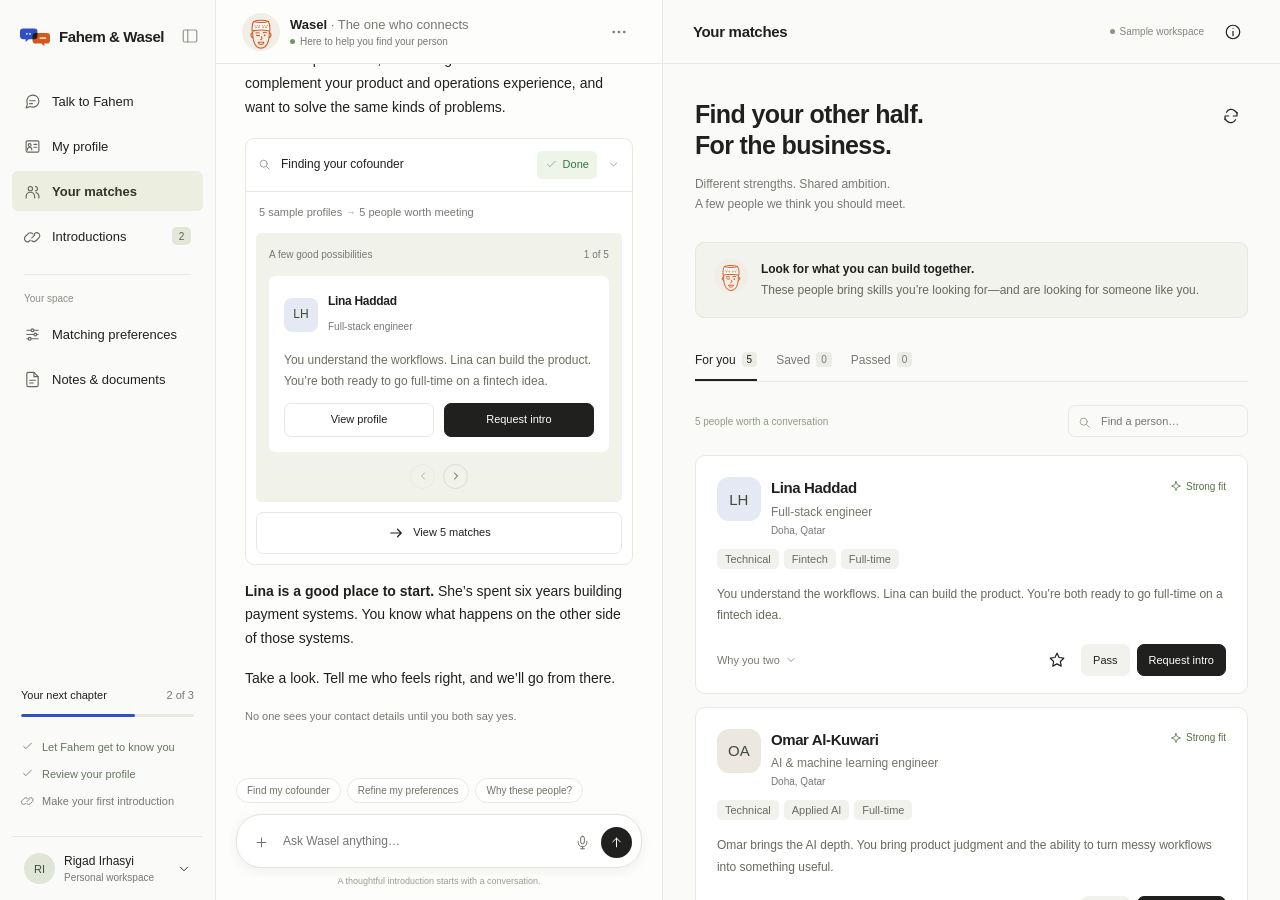
<file: fahem-wasel/index.html>
<!doctype html>
<html lang="en">
  <head>
    <meta charset="utf-8" />
    <meta name="viewport" content="width=device-width, initial-scale=1" />
    <meta name="theme-color" content="#fafaf8" />
    <title>Fahem & Wasel · A good place to begin</title>
    <link
      rel="icon"
      href="../design/fahem-wasel/mark.svg"
      type="image/svg+xml"
    />
    <link rel="stylesheet" href="style.css" />
  </head>
  <body>
    <div id="app"></div>
    <div id="overlays"></div>
    <div id="toasts" role="status" aria-live="polite"></div>
    <script src="app.js"></script>
  </body>
</html>
</file>
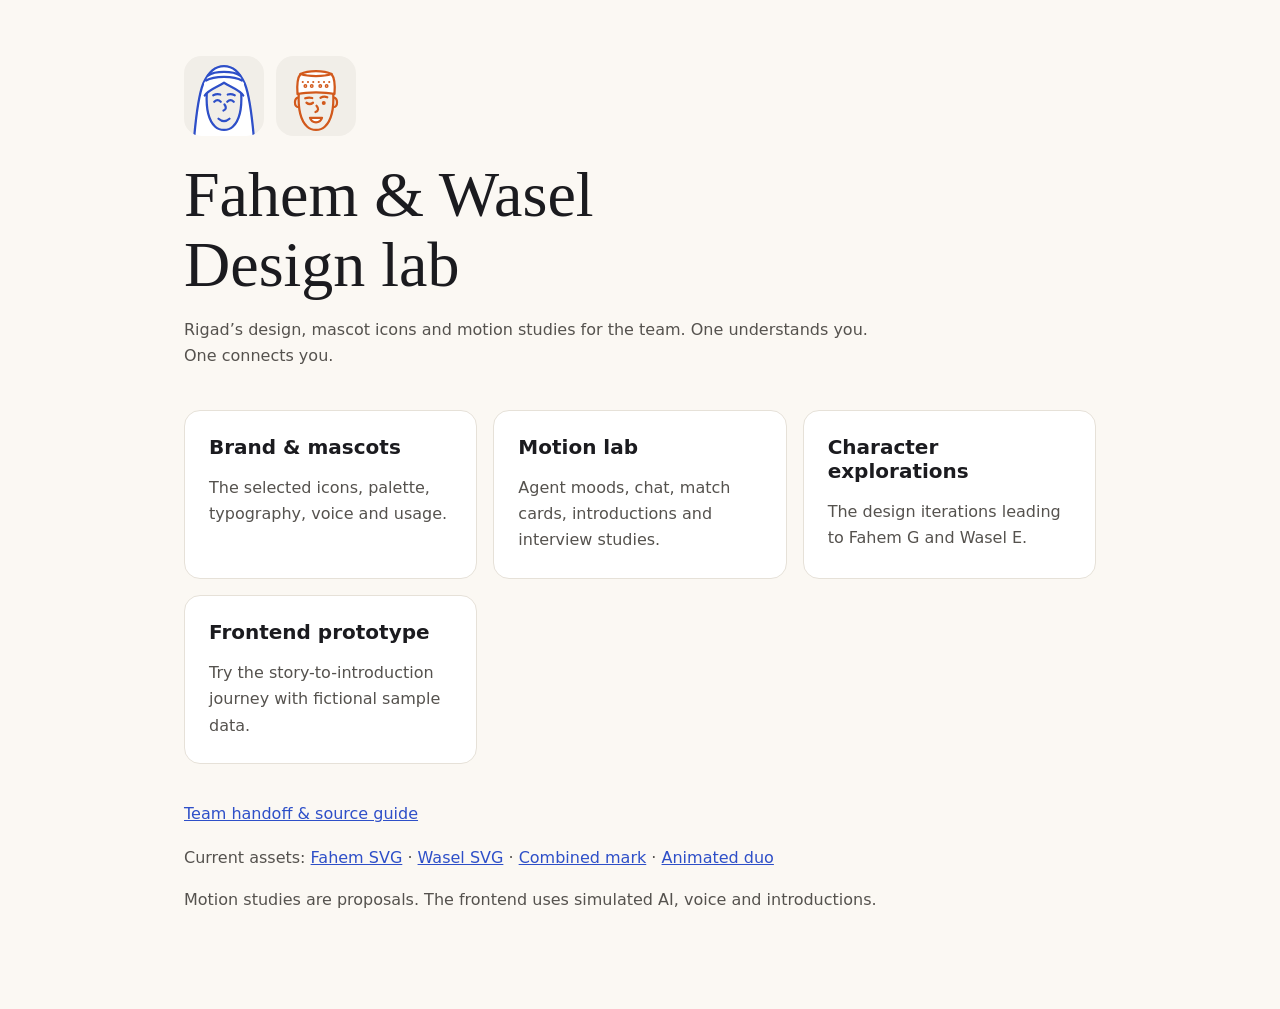
<file: design/fahem-wasel/index.html>
<!doctype html>
<html lang="en"><head><meta charset="utf-8"><meta name="viewport" content="width=device-width,initial-scale=1"><title>Fahem &amp; Wasel · Design lab</title><link rel="icon" href="mark.svg" type="image/svg+xml"><style>
:root{font-family:system-ui,sans-serif;color:#1b1b1f;background:#fbf8f3}*{box-sizing:border-box}body{margin:0}main{max-width:960px;margin:auto;padding:56px 24px 80px}header{margin-bottom:40px}.icons{display:flex;gap:12px}.icons img{width:80px;height:80px}h1{font:400 clamp(36px,7vw,64px)/1.1 Georgia,serif;margin:24px 0 16px}p{line-height:1.65;max-width:700px;color:#55524e}.links{display:grid;grid-template-columns:repeat(auto-fit,minmax(240px,1fr));gap:16px}.links a{padding:24px;border:1px solid #e6e1d8;border-radius:16px;background:white;color:inherit;text-decoration:none}.links a:hover{border-color:#2e4fc8}a:focus-visible{outline:3px solid #2e4fc8;outline-offset:4px}h2{margin:0;font-size:20px}.links p{margin-bottom:0}footer{margin-top:36px;line-height:1.8}a{color:#2e4fc8}
</style></head><body><main><header><div class="icons"><img src="fahem.svg" alt="Fahem, the blue Qatari mascot"><img src="wasel.svg" alt="Wasel, the orange Omani mascot"></div><h1>Fahem &amp; Wasel<br>Design lab</h1><p>Rigad’s design, mascot icons and motion studies for the team. One understands you. One connects you.</p></header><nav class="links" aria-label="Design references"><a href="brand-kit.html"><h2>Brand &amp; mascots</h2><p>The selected icons, palette, typography, voice and usage.</p></a><a href="../../fahem-wasel/motion-lab.html"><h2>Motion lab</h2><p>Agent moods, chat, match cards, introductions and interview studies.</p></a><a href="iterations.html"><h2>Character explorations</h2><p>The design iterations leading to Fahem G and Wasel E.</p></a><a href="../../fahem-wasel/index.html"><h2>Frontend prototype</h2><p>Try the story-to-introduction journey with fictional sample data.</p></a></nav><footer><a href="../../docs/fahem-wasel-handoff.md">Team handoff &amp; source guide</a><p>Current assets: <a href="fahem.svg">Fahem SVG</a> · <a href="wasel.svg">Wasel SVG</a> · <a href="mark.svg">Combined mark</a> · <a href="duo-animated.svg">Animated duo</a></p><p>Motion studies are proposals. The frontend uses simulated AI, voice and introductions.</p></footer></main></body></html>
</file>
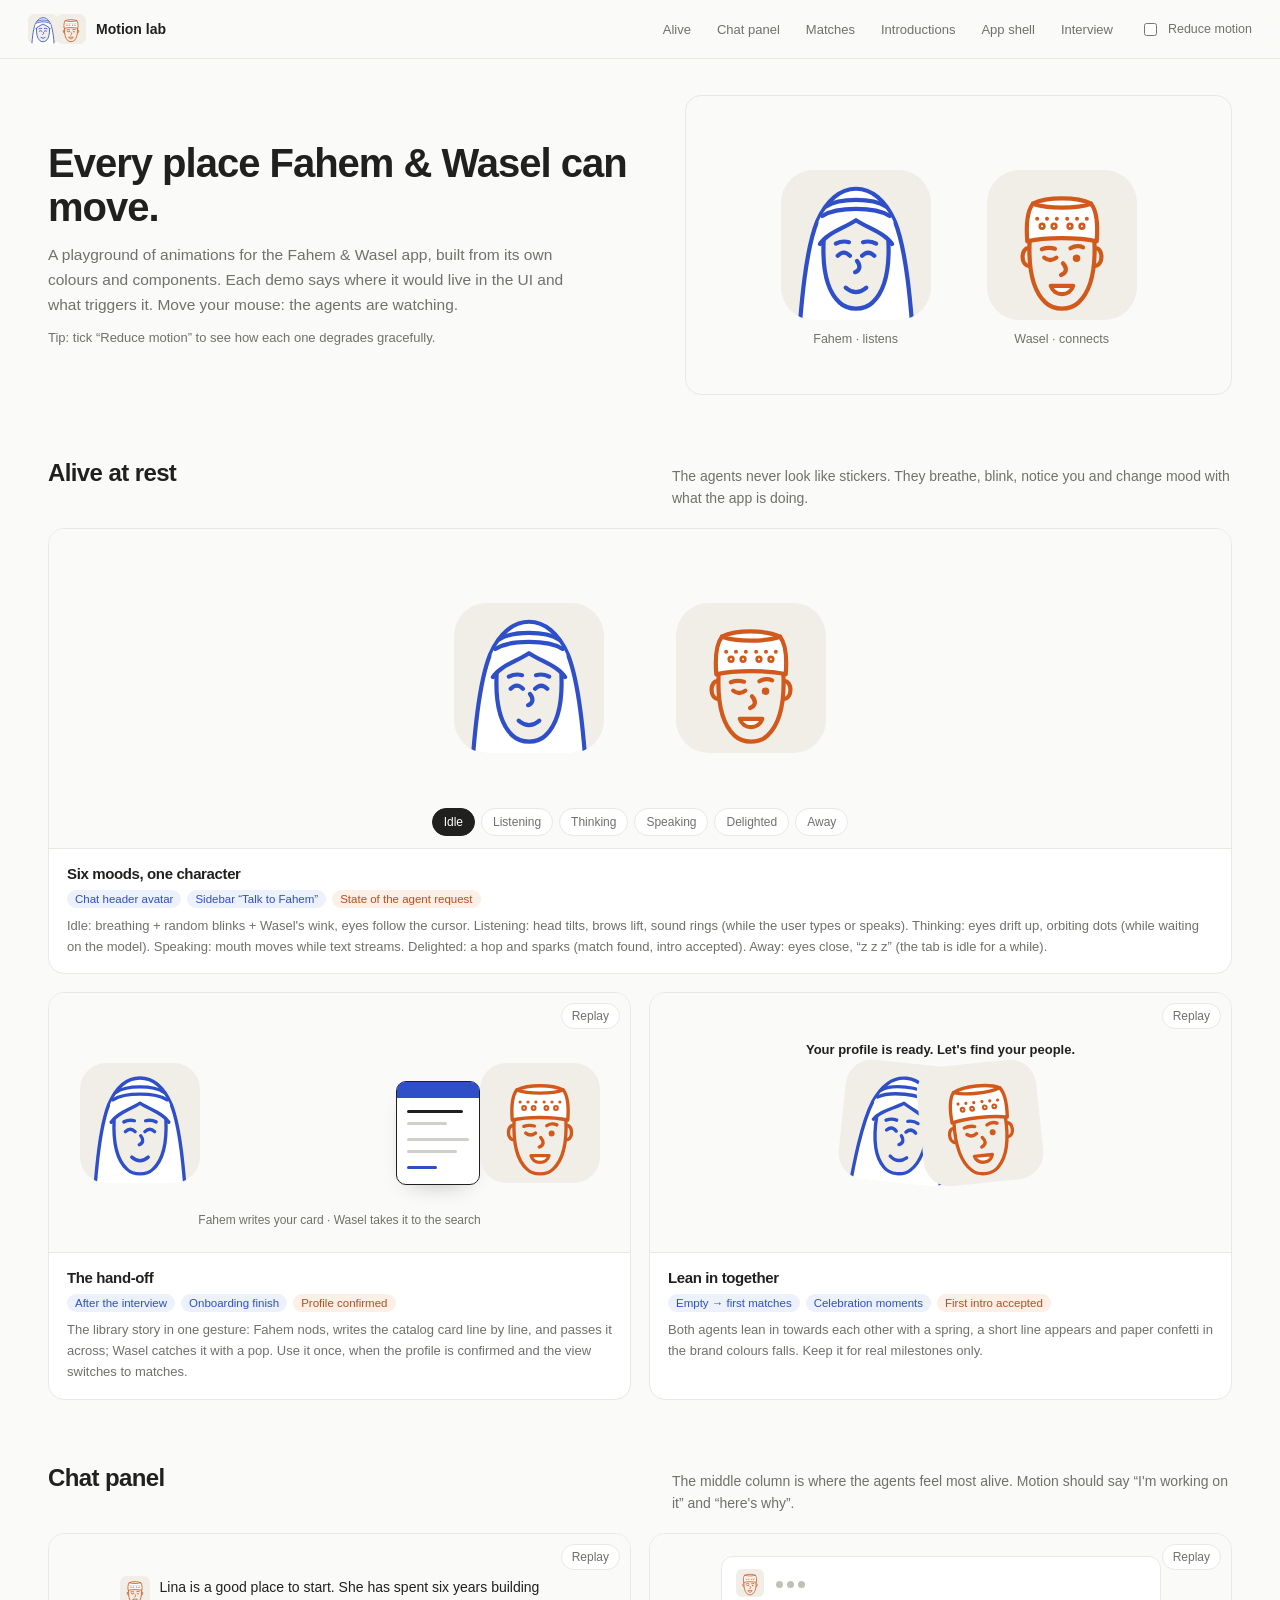
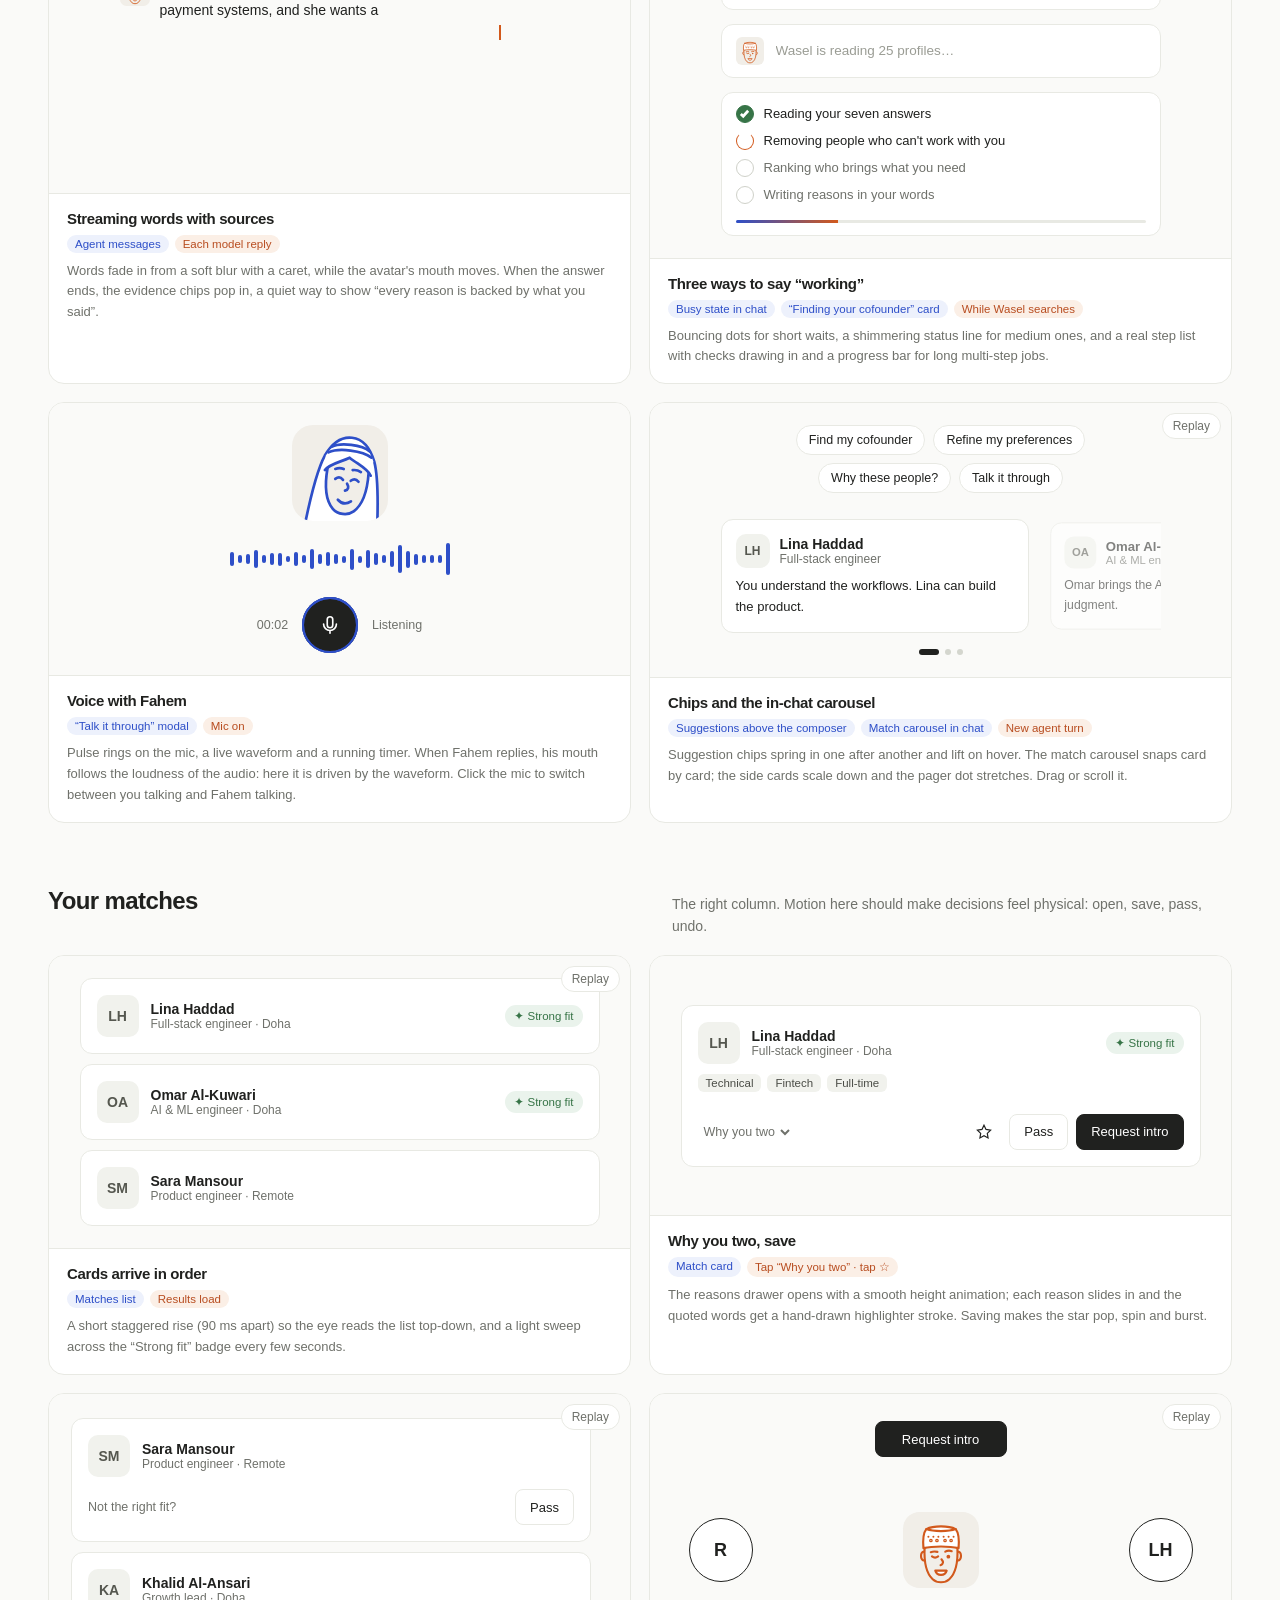
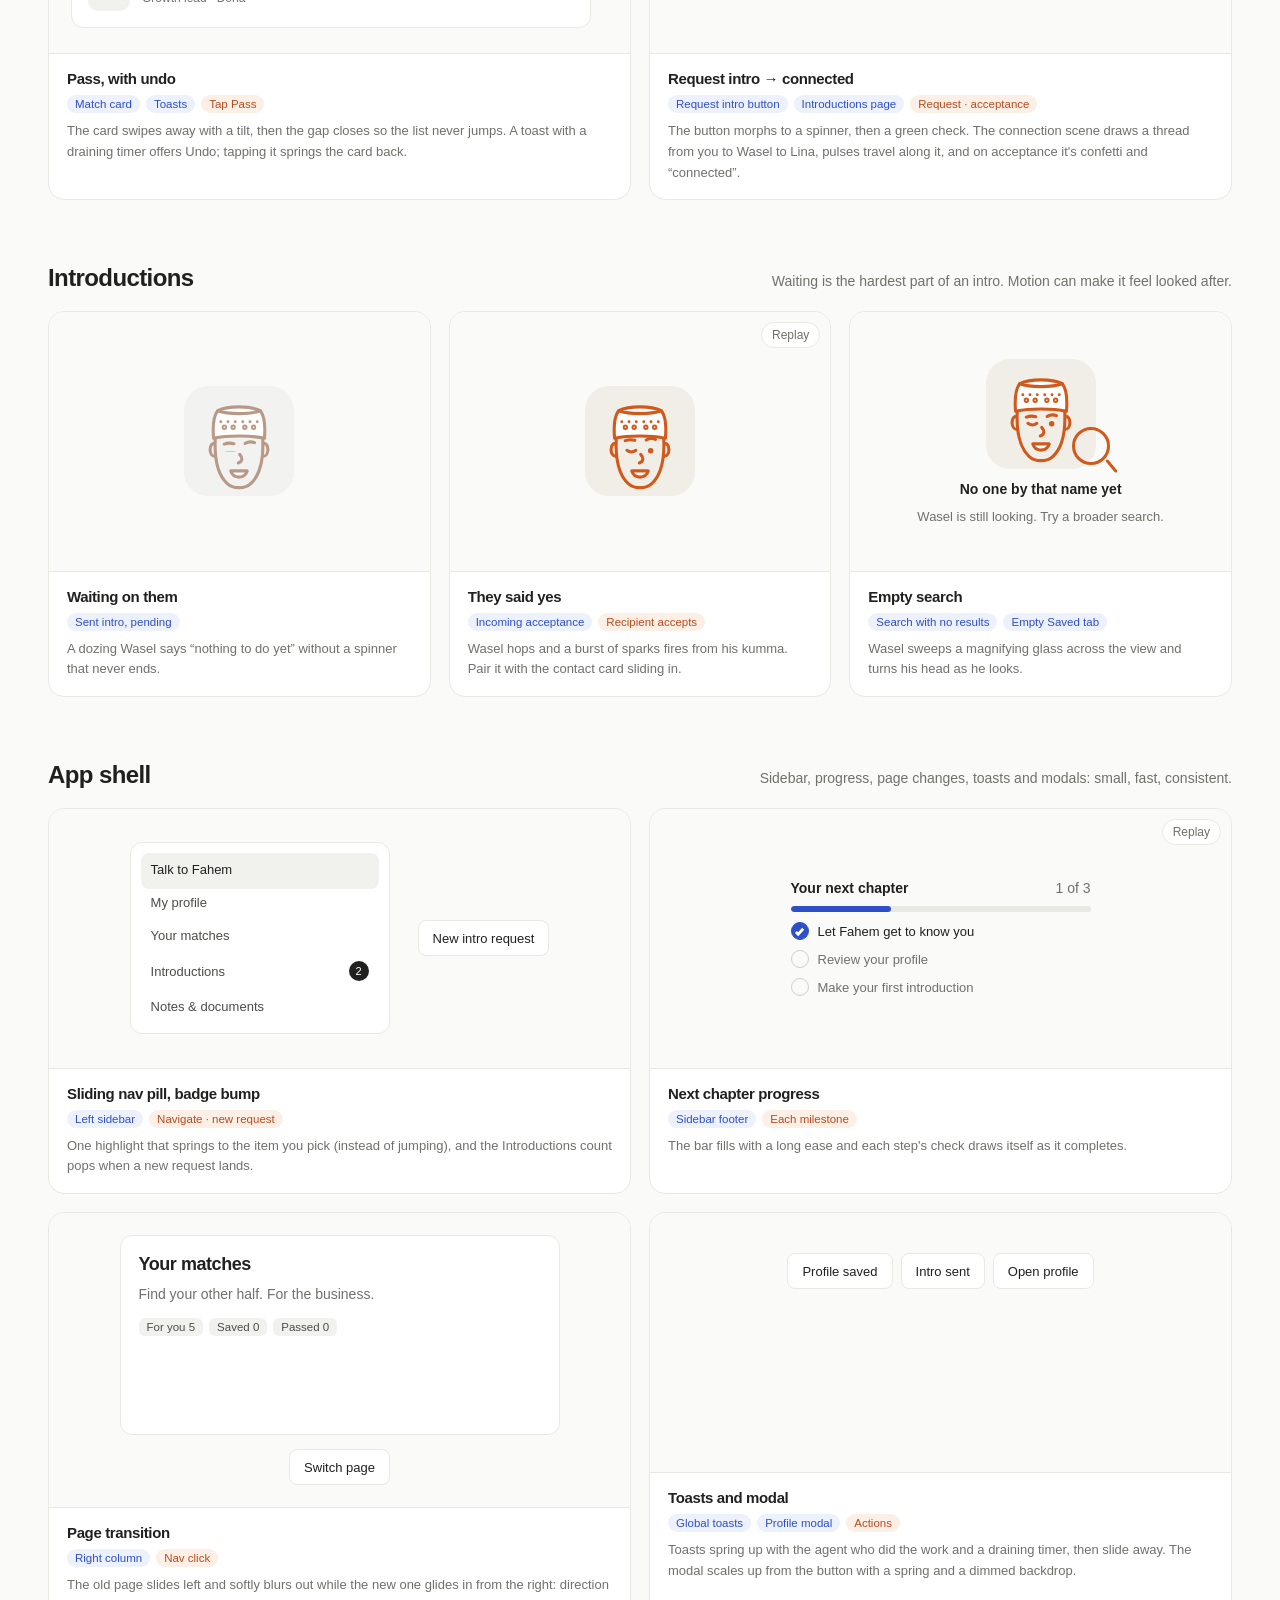
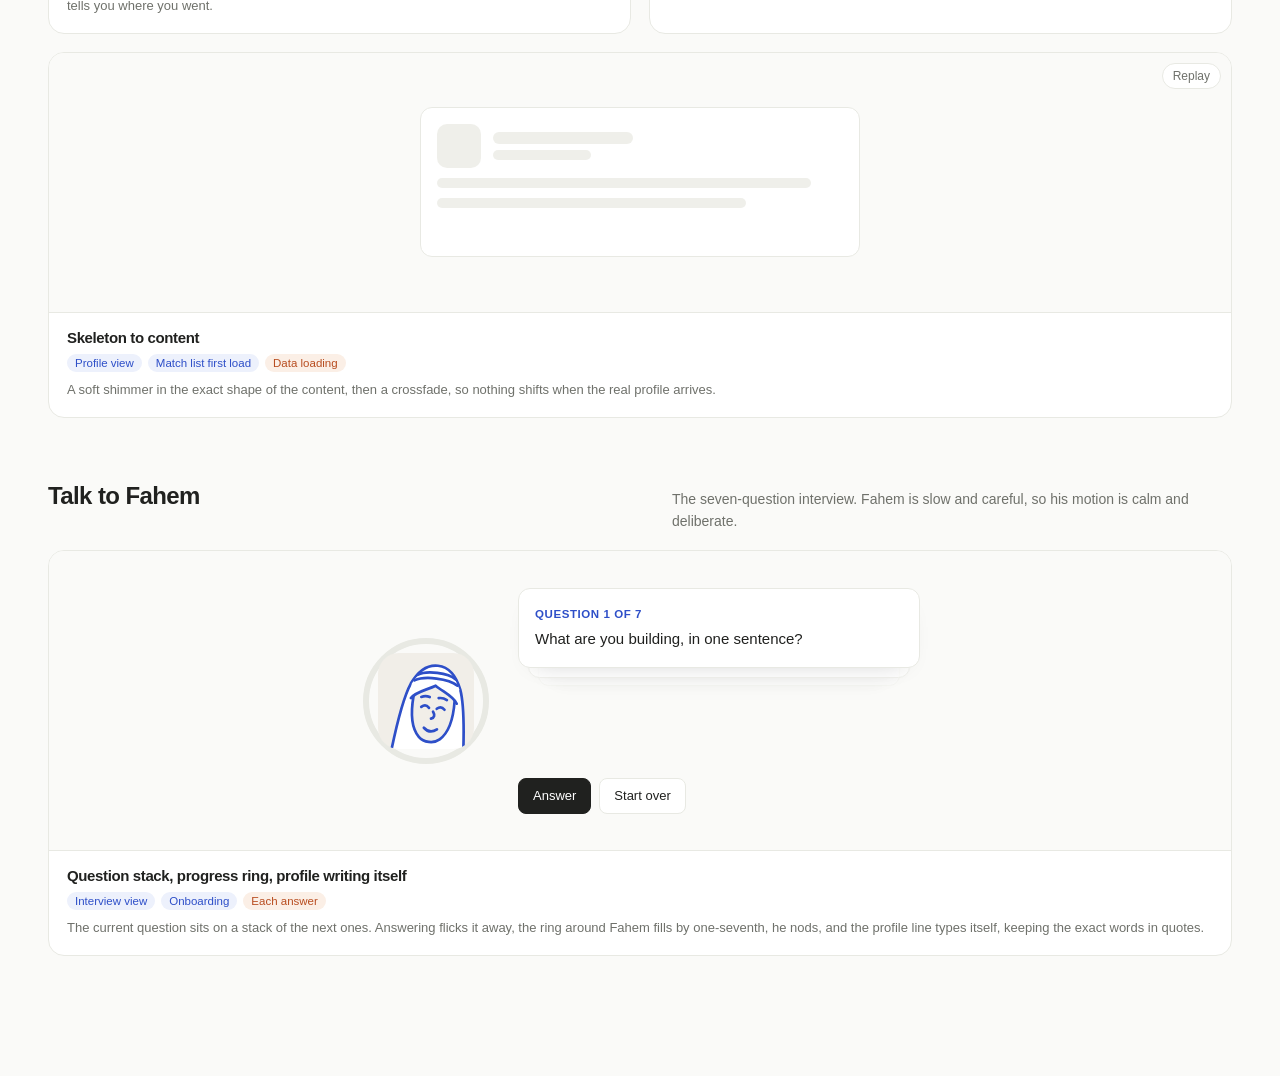
<file: fahem-wasel/motion-lab.html>
<!doctype html>
<html lang="en">
<head>
<meta charset="utf-8">
<meta name="viewport" content="width=device-width, initial-scale=1">
<title>Fahem & Wasel · Motion lab</title>
<link rel="icon" href="../design/fahem-wasel/mark.svg" type="image/svg+xml">
<style>
:root{
  --paper:#fafaf8; --white:#fff; --ink:#20211f; --muted:#6f716b; --line:#e8e9e3; --soft:#f1f2ed;
  --blue:#2e4fc8; --blue-soft:#edf1fc; --orange:#b84d20; --orange-bright:#d2591c; --orange-soft:#fbefe6; --green:#377447;
  --spring:cubic-bezier(.34,1.56,.64,1); --ease:cubic-bezier(.16,1,.3,1);
  font-family:"Helvetica Neue",-apple-system,BlinkMacSystemFont,"Segoe UI",sans-serif; font-size:14px; color:var(--ink); background:var(--paper);
}
*{box-sizing:border-box} body{margin:0}
button{font:inherit;color:inherit;border:0;background:none;cursor:pointer}
h1,h2,h3{margin:0;font-weight:550;letter-spacing:-.025em} p{margin:0;line-height:1.6}
.muted{color:var(--muted)}
.btn{display:inline-flex;align-items:center;justify-content:center;gap:8px;border:1px solid var(--line);background:var(--white);padding:9px 14px;border-radius:8px;font-size:13px;font-weight:500;min-height:36px;transition:background .15s,transform .15s}
.btn:hover{background:var(--soft)} .btn:active{transform:scale(.97)}
.btn.primary{background:var(--ink);border-color:var(--ink);color:#fff} .btn.primary:hover{background:#41433e}
.chip{display:inline-flex;align-items:center;gap:6px;padding:7px 12px;border-radius:999px;border:1px solid var(--line);background:#fff;font-size:12.5px}
.tag{display:inline-block;padding:3px 8px;border-radius:6px;background:var(--soft);font-size:11.5px;color:#4b4d47}
.avatar-txt{display:grid;place-items:center;border-radius:10px;background:var(--soft);font-weight:600;color:#55574f}

/* ---------- layout ---------- */
.top{position:sticky;top:0;z-index:20;display:flex;align-items:center;gap:16px;padding:14px 28px;background:color-mix(in srgb,var(--paper) 88%,transparent);backdrop-filter:blur(10px);border-bottom:1px solid var(--line)}
.top .brand{display:flex;align-items:center;gap:10px;font-weight:600}
.top .brand .mini{width:30px;height:30px}
.top nav{display:flex;gap:4px;margin-left:auto;flex-wrap:wrap}
.top nav a{padding:7px 11px;border-radius:7px;color:var(--muted);text-decoration:none;font-size:13px}
.top nav a:hover{background:var(--soft);color:var(--ink)}
.toggle{display:flex;align-items:center;gap:8px;font-size:12.5px;color:var(--muted)}
.toggle input{accent-color:var(--blue)}
main{max-width:1240px;margin:0 auto;padding:36px 28px 120px}
.hero{display:grid;grid-template-columns:1.1fr 1fr;gap:36px;align-items:center;margin-bottom:56px}
.hero h1{font-size:40px;line-height:1.1}
.hero p{margin-top:14px;color:var(--muted);font-size:15.5px;max-width:520px}
section{margin-top:64px;scroll-margin-top:80px}
section>header{display:flex;align-items:baseline;justify-content:space-between;gap:20px;margin-bottom:18px}
section>header h2{font-size:24px}
section>header p{color:var(--muted);max-width:560px}
.grid{display:grid;grid-template-columns:repeat(2,minmax(0,1fr));gap:18px}
.grid.three{grid-template-columns:repeat(3,minmax(0,1fr))}
.demo{background:#fff;border:1px solid var(--line);border-radius:16px;overflow:hidden;display:flex;flex-direction:column}
.demo.wide{grid-column:1/-1}
.stage{position:relative;min-height:260px;padding:22px;background:var(--paper);border-bottom:1px solid var(--line);display:flex;align-items:center;justify-content:center;overflow:hidden}
.meta{padding:16px 18px;display:flex;flex-direction:column;gap:8px}
.meta h3{font-size:15px}
.meta .where{display:flex;flex-wrap:wrap;gap:6px}
.meta .where span{font-size:11.5px;padding:3px 8px;border-radius:999px;background:var(--blue-soft);color:var(--blue)}
.meta .where span.t{background:var(--orange-soft);color:var(--orange)}
.meta p{font-size:13px;color:var(--muted)}
.replay{position:absolute;top:10px;right:10px;z-index:5;font-size:12px;padding:5px 10px;border-radius:999px;background:#fff;border:1px solid var(--line);color:var(--muted)}
.replay:hover{color:var(--ink)}

/* ---------- the agents: living SVG ---------- */
.agent{display:inline-block;position:relative;line-height:0}
.agent svg{width:100%;height:100%;display:block;overflow:visible}
.agent .face{transform-box:fill-box;transform-origin:50% 92%;rotate:var(--tilt,0deg);transition:rotate .35s var(--ease)}
.agent .eyes,.agent .brows,.agent .mouth,.agent .nose,.agent .pupil{transform-box:fill-box;transform-origin:center;translate:var(--lx,0px) var(--ly,0px);transition:translate .25s var(--ease),transform .09s ease}
.agent.blink .eyes{transform:scaleY(.08)}
.agent.wink .pupil{transform:scaleY(.1)}
.agent.breathe .face{animation:breathe 4.2s ease-in-out infinite}
@keyframes breathe{50%{scale:1.018}}
.agent .headwear{transform-box:fill-box;transform-origin:50% 100%}

/* moods */
.mood-stage[data-mood=listening] .agent .face{--tilt:7deg}
.mood-stage[data-mood=listening] .agent .brows{translate:0 -1.4px}
.mood-stage[data-mood=thinking] .agent .eyes,.mood-stage[data-mood=thinking] .agent .pupil{translate:-1.6px -1.6px}
.mood-stage[data-mood=thinking] .agent .brows{translate:-1px -.6px;transform:rotate(-3deg)}
.mood-stage[data-mood=thinking] .agent .mouth{transform:scaleX(.7)}
.mood-stage[data-mood=speaking] .agent .mouth{animation:talk .19s ease-in-out infinite alternate}
@keyframes talk{from{transform:scaleY(.55)}to{transform:scaleY(1.35)}}
.mood-stage[data-mood=delighted] .agent .face{animation:hop .55s var(--spring) 2}
.mood-stage[data-mood=delighted] .agent .brows{translate:0 -2px}
@keyframes hop{40%{translate:0 -7px;scale:1.04}}
.mood-stage[data-mood=away] .agent .eyes{transform:scaleY(.1)}
.mood-stage[data-mood=away] .agent .pupil{transform:scaleY(.1)}
.mood-stage[data-mood=away] .agent{filter:grayscale(.6);opacity:.65;transition:filter .4s,opacity .4s}
.mood-stage .fx{position:absolute;inset:0;pointer-events:none}
.rings i{position:absolute;inset:-12px;border:2px solid var(--blue);border-radius:30px;opacity:0;animation:ring 1.8s ease-out infinite}
.rings i:nth-child(2){animation-delay:.6s}.rings i:nth-child(3){animation-delay:1.2s}
.agent-wrap.orange .rings i{border-color:var(--orange-bright)}
@keyframes ring{0%{opacity:.5;transform:scale(.9)}100%{opacity:0;transform:scale(1.35)}}
.orbit{position:absolute;inset:-18px;animation:spinz 1.6s linear infinite}
.orbit i{position:absolute;width:8px;height:8px;border-radius:50%;background:var(--blue)}
.agent-wrap.orange .orbit i{background:var(--orange-bright)}
.orbit i:nth-child(1){top:0;left:50%}.orbit i:nth-child(2){bottom:8%;left:8%;opacity:.6}.orbit i:nth-child(3){bottom:8%;right:8%;opacity:.35}
@keyframes spinz{to{transform:rotate(360deg)}}
.zz{position:absolute;right:-14px;top:-8px;font-weight:700;color:var(--muted)}
.zz b{position:absolute;animation:zz 2.4s ease-out infinite;opacity:0}
.zz b:nth-child(2){animation-delay:.8s;font-size:12px}.zz b:nth-child(3){animation-delay:1.6s;font-size:10px}
@keyframes zz{0%{opacity:0;transform:translate(0,0)}30%{opacity:1}100%{opacity:0;transform:translate(14px,-26px)}}
.spark{position:absolute;width:6px;height:6px;border-radius:2px;left:50%;top:40%}
.agent-wrap{position:relative;width:150px;height:150px}
.agent-wrap .agent{width:100%;height:100%}
.agent-wrap .name{position:absolute;bottom:-26px;left:0;right:0;text-align:center;font-size:12.5px;color:var(--muted)}
.mood-bar{position:absolute;left:0;right:0;bottom:12px;display:flex;justify-content:center;gap:6px;flex-wrap:wrap}
.mood-bar button{padding:6px 11px;border-radius:999px;border:1px solid var(--line);background:#fff;font-size:12px;color:var(--muted)}
.mood-bar button[aria-pressed=true]{background:var(--ink);color:#fff;border-color:var(--ink)}
.bubble{position:absolute;top:18px;left:50%;translate:-50% 0;max-width:280px;padding:9px 13px;border-radius:12px;background:#fff;border:1px solid var(--line);font-size:13px;box-shadow:0 8px 24px -14px #0003;opacity:0;transition:opacity .3s}
.mood-stage[data-mood=speaking] .bubble{opacity:1}

/* hand-off */
.handoff{display:flex;align-items:center;justify-content:space-between;width:100%;max-width:520px;position:relative;height:200px}
.handoff .agent-wrap{width:120px;height:120px}
.cardlet{position:absolute;left:120px;top:58px;width:84px;height:104px;border-radius:10px;background:#fff;border:1.5px solid var(--ink);box-shadow:0 10px 24px -14px #0005;opacity:0}
.cardlet::before{content:"";position:absolute;left:0;right:0;top:0;height:16px;border-radius:8px 8px 0 0;background:var(--blue)}
.cardlet i{position:absolute;left:10px;height:3px;border-radius:2px;background:#cfd1c9;transform-origin:left;transform:scaleX(0)}
.cardlet i:nth-child(1){top:28px;width:56px;background:var(--ink)}.cardlet i:nth-child(2){top:40px;width:40px}.cardlet i:nth-child(3){top:56px;width:62px}.cardlet i:nth-child(4){top:68px;width:50px}.cardlet i:nth-child(5){top:84px;width:30px;background:var(--blue)}
.handoff.go .cardlet{animation:relay 4.2s var(--ease) forwards}
.handoff.go .cardlet i{animation:writeln .45s ease-out forwards}
.handoff.go .cardlet i:nth-child(2){animation-delay:.9s}.handoff.go .cardlet i:nth-child(1){animation-delay:.7s}.handoff.go .cardlet i:nth-child(3){animation-delay:1.1s}.handoff.go .cardlet i:nth-child(4){animation-delay:1.3s}.handoff.go .cardlet i:nth-child(5){animation-delay:1.5s}
@keyframes writeln{to{transform:scaleX(1)}}
@keyframes relay{0%{opacity:0;transform:translate(0,14px) rotate(-4deg)}10%{opacity:1;transform:translate(0,0) rotate(-4deg)}42%{transform:translate(0,0) rotate(-4deg)}70%{transform:translate(110px,-46px) rotate(6deg)}88%,100%{opacity:1;transform:translate(196px,0) rotate(0)}}
.handoff.go .fahem-side .face{animation:nod 1.6s ease-in-out .2s 1}
.handoff.go .wasel-side .face{animation:catch .5s var(--spring) 3.3s 1}
@keyframes nod{30%{rotate:-6deg}60%{rotate:4deg}}
@keyframes catch{50%{scale:1.1;rotate:-4deg}}
.handoff .label{position:absolute;bottom:-4px;left:0;right:0;text-align:center;font-size:12px;color:var(--muted)}

/* ---------- chat ---------- */
.chat{width:100%;max-width:440px;display:flex;flex-direction:column;gap:12px;align-self:stretch}
.msg{display:flex;gap:10px;align-items:flex-start}
.msg .agent{width:30px;height:30px;flex-shrink:0}
.msg .text{font-size:14px;line-height:1.65}
.msg .text .w{opacity:0;filter:blur(4px);display:inline-block;transform:translateY(3px);transition:opacity .35s,filter .35s,transform .35s}
.msg .text .w.on{opacity:1;filter:none;transform:none}
.caret{display:inline-block;width:2px;height:15px;background:var(--orange-bright);vertical-align:-2px;margin-left:2px;animation:blinkc 1s steps(2) infinite}
@keyframes blinkc{50%{opacity:0}}
.cite{display:inline-flex;gap:6px;margin-top:8px}
.cite .chip{opacity:0;transform:scale(.6)}
.cite.on .chip{animation:pop .45s var(--spring) forwards}
.cite.on .chip:nth-child(2){animation-delay:.08s}.cite.on .chip:nth-child(3){animation-delay:.16s}
@keyframes pop{to{opacity:1;transform:none}}
.thinkers{display:grid;gap:14px;width:100%;max-width:440px}
.think-row{display:flex;align-items:center;gap:12px;padding:12px 14px;background:#fff;border:1px solid var(--line);border-radius:12px}
.think-row .agent{width:28px;height:28px}
.dots i{display:inline-block;width:7px;height:7px;border-radius:50%;background:#bfc1b9;margin-right:4px;animation:bob 1.2s ease-in-out infinite}
.dots i:nth-child(2){animation-delay:.15s}.dots i:nth-child(3){animation-delay:.3s}
@keyframes bob{0%,60%,100%{transform:none;background:#bfc1b9}30%{transform:translateY(-5px);background:var(--orange-bright)}}
.shimmer{font-size:13.5px;background:linear-gradient(90deg,#9a9c94 0%,#9a9c94 40%,var(--ink) 50%,#9a9c94 60%,#9a9c94 100%);background-size:250% 100%;-webkit-background-clip:text;background-clip:text;color:transparent;animation:sweep 1.8s linear infinite}
@keyframes sweep{from{background-position:100% 0}to{background-position:-50% 0}}
.steps{display:flex;flex-direction:column;gap:9px;width:100%}
.step{display:flex;align-items:center;gap:10px;font-size:13px;color:var(--muted)}
.step .ck{width:18px;height:18px;border-radius:50%;border:1.5px solid #cfd1c9;display:grid;place-items:center;flex-shrink:0;transition:background .3s,border-color .3s}
.step .ck svg{width:11px;height:11px;stroke:#fff;stroke-width:3;fill:none;stroke-dasharray:20;stroke-dashoffset:20;transition:stroke-dashoffset .35s .1s}
.step.doing{color:var(--ink)} .step.doing .ck{border-color:var(--orange-bright);border-top-color:transparent;animation:spinz .8s linear infinite}
.step.done{color:var(--ink)} .step.done .ck{background:var(--green);border-color:var(--green)} .step.done .ck svg{stroke-dashoffset:0}
.bar{height:3px;border-radius:2px;background:var(--line);overflow:hidden;margin-top:4px}
.bar i{display:block;height:100%;width:0;background:linear-gradient(90deg,var(--blue),var(--orange-bright));transition:width .6s var(--ease)}
.voice{display:flex;flex-direction:column;align-items:center;gap:16px}
.voice .agent{width:96px;height:96px}
.wave{display:flex;align-items:center;gap:4px;height:44px}
.wave i{width:4px;border-radius:3px;background:var(--blue);height:6px;transition:height .09s}
.mic{position:relative;width:56px;height:56px;border-radius:50%;background:var(--ink);display:grid;place-items:center}
.mic svg{width:22px;height:22px;stroke:#fff;fill:none;stroke-width:1.8;stroke-linecap:round}
.mic::before,.mic::after{content:"";position:absolute;inset:0;border-radius:50%;border:2px solid var(--blue);animation:ring 1.6s ease-out infinite}
.mic::after{animation-delay:.8s}
.timer{font-variant-numeric:tabular-nums;color:var(--muted);font-size:12.5px}
.chips{display:flex;flex-wrap:wrap;gap:8px;justify-content:center;max-width:420px}
.chips .chip{opacity:0;transform:translateY(10px);transition:transform .2s var(--ease),box-shadow .2s,background .2s}
.chips.on .chip{animation:chipin .5s var(--spring) forwards}
.chips .chip:hover{background:var(--soft);box-shadow:0 6px 16px -10px #0005}
@keyframes chipin{to{opacity:1;transform:none}}
.carousel{width:100%;max-width:440px}
.track{display:flex;gap:12px;overflow-x:auto;scroll-snap-type:x mandatory;padding:4px 40px 10px 4px;scrollbar-width:none}
.track::-webkit-scrollbar{display:none}
.mini-card{flex:0 0 78%;scroll-snap-align:start;background:#fff;border:1px solid var(--line);border-radius:12px;padding:14px;transition:transform .3s var(--ease),opacity .3s}
.mini-card.dim{transform:scale(.94);opacity:.55}
.mini-card .row{display:flex;gap:10px;align-items:center;margin-bottom:8px}
.mini-card .avatar-txt{width:34px;height:34px;font-size:12px}
.pager{display:flex;gap:6px;justify-content:center;margin-top:6px}
.pager i{height:6px;width:6px;border-radius:3px;background:#d4d6ce;transition:width .3s var(--ease),background .3s}
.pager i.on{width:20px;background:var(--ink)}

/* ---------- matches ---------- */
.match{width:100%;max-width:520px;background:#fff;border:1px solid var(--line);border-radius:12px;padding:16px;position:relative;overflow:hidden}
.match .head{display:flex;gap:12px;align-items:center}
.match .avatar-txt{width:42px;height:42px}
.badge-fit{margin-left:auto;font-size:11.5px;padding:4px 9px;border-radius:999px;background:#eaf3ec;color:var(--green);position:relative;overflow:hidden}
.badge-fit::after{content:"";position:absolute;inset:0;background:linear-gradient(105deg,transparent 30%,#ffffffcc 50%,transparent 70%);transform:translateX(-120%);animation:shine 2.6s ease-in-out infinite}
@keyframes shine{60%,100%{transform:translateX(120%)}}
.match .tags{display:flex;gap:6px;margin:10px 0}
.match .actions{display:flex;align-items:center;gap:8px;margin-top:12px}
.match .actions .why{margin-right:auto;font-size:12.5px;color:var(--muted);display:inline-flex;align-items:center;gap:4px}
.match .why svg{width:12px;height:12px;stroke:currentColor;fill:none;stroke-width:2;transition:rotate .3s var(--ease)}
.match.open .why svg{rotate:180deg}
.reasons{display:grid;grid-template-rows:0fr;transition:grid-template-rows .45s var(--ease)}
.match.open .reasons{grid-template-rows:1fr}
.reasons>div{overflow:hidden}
.reasons ul{margin:10px 0 0;padding:12px 14px;border-radius:10px;background:var(--orange-soft);list-style:none;display:grid;gap:8px}
.reasons li{font-size:13px;opacity:0;transform:translateX(-8px);transition:opacity .35s,transform .35s var(--ease)}
.match.open .reasons li{opacity:1;transform:none}
.match.open .reasons li:nth-child(2){transition-delay:.12s}.match.open .reasons li:nth-child(3){transition-delay:.24s}
.reasons mark{background:linear-gradient(transparent 60%,#f6c9ad 60%) no-repeat;background-size:0% 100%;color:inherit;transition:background-size .7s .3s var(--ease)}
.match.open .reasons mark{background-size:100% 100%}
.star{width:34px;height:34px;border-radius:8px;display:grid;place-items:center;position:relative}
.star svg{width:18px;height:18px;stroke:var(--ink);fill:transparent;stroke-width:1.6;transition:fill .2s,stroke .2s}
.star.on svg{fill:#e8a33a;stroke:#e8a33a;animation:starpop .45s var(--spring)}
@keyframes starpop{40%{transform:scale(1.4) rotate(-12deg)}}
.list{width:100%;max-width:520px;display:grid;gap:10px}
.list .match{opacity:0;transform:translateY(18px)}
.list.on .match{animation:cardin .6s var(--ease) forwards}
.list.on .match:nth-child(2){animation-delay:.09s}.list.on .match:nth-child(3){animation-delay:.18s}
@keyframes cardin{to{opacity:1;transform:none}}
.match.passing{animation:passout .5s var(--ease) forwards}
@keyframes passout{to{transform:translateX(-110%) rotate(-6deg);opacity:0}}
.collapse{display:grid;grid-template-rows:1fr;transition:grid-template-rows .35s var(--ease) .35s}
.collapse.gone{grid-template-rows:0fr}
.collapse>div{overflow:hidden}
.morph{min-width:132px;position:relative;overflow:hidden}
.morph .sp{width:15px;height:15px;border:2px solid #fff6;border-top-color:#fff;border-radius:50%;animation:spinz .7s linear infinite;display:none}
.morph.loading .lbl{display:none}.morph.loading .sp{display:inline-block}
.morph.done{background:var(--green);border-color:var(--green)}
.connect-scene{display:flex;align-items:center;justify-content:center;gap:0;position:relative;height:150px;width:100%;max-width:520px}
.connect-scene .person{width:64px;height:64px;font-size:18px;border-radius:50%;background:#fff;border:1.5px solid var(--ink);display:grid;place-items:center;font-weight:600;z-index:2}
.connect-scene .link{flex:1;height:2px;position:relative;max-width:150px}
.connect-scene .link::before{content:"";position:absolute;inset:0;background:repeating-linear-gradient(90deg,var(--orange-bright) 0 6px,transparent 6px 11px);transform-origin:left;transform:scaleX(0);transition:transform .8s var(--ease)}
.connect-scene .link.right::before{transform-origin:right}
.connect-scene.on .link::before{transform:scaleX(1)}
.connect-scene .pulse{position:absolute;top:-4px;width:10px;height:10px;border-radius:50%;background:var(--orange-bright);opacity:0}
.connect-scene.on .pulse{animation:travel 1.4s ease-in-out .8s infinite}
.connect-scene .link.right .pulse{animation-direction:reverse}
@keyframes travel{0%{left:0;opacity:0}15%{opacity:1}85%{opacity:1}100%{left:calc(100% - 10px);opacity:0}}
.connect-scene .mid{width:76px;height:76px;z-index:2}
.connect-scene .connected{position:absolute;bottom:2px;left:0;right:0;text-align:center;font-weight:550;opacity:0;transform:translateY(8px);transition:all .5s var(--spring)}
.connect-scene.done .connected{opacity:1;transform:none}
.confetti{position:absolute;inset:0;pointer-events:none;overflow:visible}

/* ---------- system ---------- */
.side{width:100%;max-width:260px;background:#fff;border:1px solid var(--line);border-radius:12px;padding:10px;position:relative}
.side button{display:flex;align-items:center;justify-content:space-between;width:100%;padding:9px 10px;border-radius:8px;font-size:13px;position:relative;z-index:1;text-align:left;color:#4b4d47}
.side button.on{color:var(--ink);font-weight:500}
.side .pill{position:absolute;left:10px;right:10px;height:36px;border-radius:8px;background:var(--soft);transition:top .45s var(--spring)}
.count{min-width:20px;height:20px;border-radius:10px;background:var(--ink);color:#fff;font-size:11px;display:grid;place-items:center}
.count.bump{animation:bump .5s var(--spring)}
@keyframes bump{30%{transform:scale(1.5)}}
.chapter{width:100%;max-width:300px;display:grid;gap:10px}
.chapter .track2{height:6px;border-radius:3px;background:var(--line);overflow:hidden}
.chapter .track2 i{display:block;height:100%;width:0;background:var(--blue);border-radius:3px;transition:width 1s var(--ease)}
.chapter .item{display:flex;gap:9px;align-items:center;font-size:13px;color:var(--muted)}
.chapter .item .ck{width:18px;height:18px;border-radius:50%;border:1.5px solid #cfd1c9;display:grid;place-items:center;transition:background .3s,border-color .3s}
.chapter .item .ck svg{width:11px;height:11px;stroke:#fff;stroke-width:3;fill:none;stroke-dasharray:20;stroke-dashoffset:20;transition:stroke-dashoffset .4s .15s}
.chapter .item.done{color:var(--ink)} .chapter .item.done .ck{background:var(--blue);border-color:var(--blue)} .chapter .item.done .ck svg{stroke-dashoffset:0}
.pages{position:relative;width:100%;max-width:440px;height:200px}
.page{position:absolute;inset:0;background:#fff;border:1px solid var(--line);border-radius:12px;padding:18px;transition:opacity .45s var(--ease),transform .45s var(--ease),filter .45s}
.page.out{opacity:0;transform:translateX(-24px);filter:blur(3px);pointer-events:none}
.page.in-right{opacity:0;transform:translateX(24px)}
.page h3{font-size:18px;margin-bottom:8px}
.toaststack{position:absolute;right:16px;bottom:16px;display:flex;flex-direction:column;gap:8px;align-items:flex-end}
.toast{display:flex;align-items:center;gap:10px;background:var(--ink);color:#fff;padding:10px 14px;border-radius:10px;font-size:13px;position:relative;overflow:hidden;animation:toastin .5s var(--spring)}
.toast .agent{width:22px;height:22px}
.toast i{position:absolute;left:0;bottom:0;height:2px;background:#fff8;animation:drain 3.2s linear forwards}
.toast.leaving{animation:toastout .35s ease forwards}
@keyframes toastin{from{opacity:0;transform:translateY(16px) scale(.96)}}
@keyframes toastout{to{opacity:0;transform:translateX(24px)}}
@keyframes drain{from{width:100%}to{width:0}}
.modal-scrim{position:absolute;inset:0;background:#20211f33;opacity:0;pointer-events:none;transition:opacity .3s}
.modal-scrim.on{opacity:1;pointer-events:auto}
.modal{position:absolute;left:50%;top:50%;width:300px;padding:18px;border-radius:14px;background:#fff;box-shadow:0 30px 60px -20px #0005;translate:-50% -50%;opacity:0;scale:.3;transition:scale .5s var(--spring),opacity .25s}
.modal-scrim.on .modal{opacity:1;scale:1}
.skel{width:100%;max-width:440px;background:#fff;border:1px solid var(--line);border-radius:12px;padding:16px;position:relative;min-height:150px}
.skel .sk{border-radius:6px;background:linear-gradient(90deg,#efefea 25%,#f8f8f4 37%,#efefea 63%);background-size:400% 100%;animation:skel 1.4s ease infinite}
@keyframes skel{from{background-position:100% 50%}to{background-position:0 50%}}
.skel .real{position:absolute;inset:16px;opacity:0;transition:opacity .5s}
.skel.loaded .real{opacity:1}.skel.loaded .ghost{opacity:0;transition:opacity .3s}
.empty{display:flex;flex-direction:column;align-items:center;gap:12px;text-align:center}
.empty .agent-wrap{width:110px;height:110px}
.empty .lens{position:absolute;width:38px;height:38px;border:3px solid var(--orange-bright);border-radius:50%;right:-14px;bottom:4px;animation:scan 2.6s ease-in-out infinite}
.empty .lens::after{content:"";position:absolute;width:3px;height:16px;background:var(--orange-bright);right:-6px;bottom:-12px;rotate:-40deg;border-radius:2px}
@keyframes scan{0%,100%{transform:translate(0,0)}25%{transform:translate(-40px,-10px)}50%{transform:translate(-80px,0)}75%{transform:translate(-40px,6px)}}
.empty .agent-wrap .agent .face{animation:look 2.6s ease-in-out infinite}
@keyframes look{0%,100%{--tilt:4deg;rotate:4deg}50%{rotate:-6deg}}

/* ---------- interview ---------- */
.interview{display:grid;grid-template-columns:auto 1fr;gap:26px;align-items:center;width:100%;max-width:560px}
.ringwrap{position:relative;width:132px;height:132px}
.ringwrap svg.ring{position:absolute;inset:0;rotate:-90deg}
.ringwrap .ring circle{fill:none;stroke-width:6}
.ringwrap .ring .bg{stroke:var(--line)} .ringwrap .ring .fg{stroke:var(--blue);stroke-linecap:round;stroke-dasharray:377;stroke-dashoffset:377;transition:stroke-dashoffset .8s var(--ease)}
.ringwrap .agent{position:absolute;inset:18px}
.qstack{position:relative;height:150px}
.q{position:absolute;inset:0 0 auto;padding:16px;border-radius:12px;background:#fff;border:1px solid var(--line);box-shadow:0 10px 24px -18px #0004;transition:transform .55s var(--ease),opacity .55s}
.q small{color:var(--blue);font-weight:600;font-size:11.5px;letter-spacing:.05em}
.q p{margin-top:6px;font-size:15px}
.q.behind{transform:translateY(12px) scale(.95);opacity:.6}
.q.behind2{transform:translateY(22px) scale(.9);opacity:.3}
.q.leave{transform:translate(120%,-10px) rotate(8deg);opacity:0}
.profile-write{margin-top:10px;font-size:13px;color:var(--muted);min-height:20px}
.profile-write q{color:var(--ink);quotes:"“" "”"}

/* ---------- reunion ---------- */
.reunion{position:relative;width:100%;max-width:520px;height:210px;display:flex;align-items:center;justify-content:center;gap:18px}
.reunion .agent-wrap{width:120px;height:120px;transition:transform .7s var(--spring)}
.reunion.go .left{transform:translateX(30px) rotate(6deg)}
.reunion.go .right{transform:translateX(-30px) rotate(-6deg)}
.reunion .hi{position:absolute;top:24px;font-size:13px;font-weight:550;opacity:0;transition:all .4s var(--spring) .5s;transform:translateY(8px)}
.reunion.go .hi{opacity:1;transform:none}

/* reduced motion */
html.reduce *,html.reduce *::before,html.reduce *::after{animation:none!important;transition:none!important}
@media (prefers-reduced-motion:reduce){*,*::before,*::after{animation-duration:.01ms!important;animation-iteration-count:1!important;transition-duration:.01ms!important}}

@media(max-width:900px){.hero,.grid,.grid.three{grid-template-columns:1fr}.top nav{display:none}}
</style>
</head>
<body>
<div class="top">
  <div class="brand"><span class="agent mini" data-agent="fahem"></span><span class="agent mini" data-agent="wasel" style="margin-left:-12px"></span>Motion lab</div>
  <nav>
    <a href="#alive">Alive</a><a href="#chat">Chat panel</a><a href="#matches">Matches</a><a href="#intro">Introductions</a><a href="#system">App shell</a><a href="#interview">Interview</a>
  </nav>
  <label class="toggle"><input type="checkbox" id="reduce"> Reduce motion</label>
</div>

<main>
  <div class="hero">
    <div>
      <h1>Every place Fahem &amp; Wasel can move.</h1>
      <p>A playground of animations for the Fahem &amp; Wasel app, built from its own colours and components. Each demo says where it would live in the UI and what triggers it. Move your mouse: the agents are watching.</p>
      <p style="margin-top:10px;font-size:13px">Tip: tick “Reduce motion” to see how each one degrades gracefully.</p>
    </div>
    <div class="stage mood-stage" id="hero-stage" style="border:1px solid var(--line);border-radius:16px;min-height:300px" data-mood="idle">
      <div style="display:flex;gap:56px">
        <div class="agent-wrap"><span class="agent breathe follow" data-agent="fahem"></span><div class="fx rings"><i></i><i></i><i></i></div><span class="name">Fahem · listens</span></div>
        <div class="agent-wrap orange"><span class="agent breathe follow" data-agent="wasel"></span><div class="fx rings"><i></i><i></i><i></i></div><span class="name">Wasel · connects</span></div>
      </div>
    </div>
  </div>

  <!-- ===================== ALIVE ===================== -->
  <section id="alive">
    <header><h2>Alive at rest</h2><p>The agents never look like stickers. They breathe, blink, notice you and change mood with what the app is doing.</p></header>
    <div class="grid">
      <div class="demo wide">
        <div class="stage mood-stage" id="moods" data-mood="idle" style="min-height:320px">
          <div class="bubble" id="mood-bubble">Lina built backends for six years. That's the gap you named.</div>
          <div style="display:flex;gap:72px;margin-top:-20px">
            <div class="agent-wrap"><span class="agent breathe follow" data-agent="fahem"></span><div class="fx rings" hidden><i></i><i></i><i></i></div><div class="fx orbit" hidden><i></i><i></i><i></i></div><div class="zz" hidden><b>z</b><b>z</b><b>z</b></div></div>
            <div class="agent-wrap orange"><span class="agent breathe follow" data-agent="wasel"></span><div class="fx rings" hidden><i></i><i></i><i></i></div><div class="fx orbit" hidden><i></i><i></i><i></i></div><div class="zz" hidden><b>z</b><b>z</b><b>z</b></div></div>
          </div>
          <div class="mood-bar" role="group" aria-label="Agent mood">
            <button data-mood="idle" aria-pressed="true">Idle</button><button data-mood="listening">Listening</button><button data-mood="thinking">Thinking</button><button data-mood="speaking">Speaking</button><button data-mood="delighted">Delighted</button><button data-mood="away">Away</button>
          </div>
        </div>
        <div class="meta"><h3>Six moods, one character</h3>
          <div class="where"><span>Chat header avatar</span><span>Sidebar “Talk to Fahem”</span><span class="t">State of the agent request</span></div>
          <p>Idle: breathing + random blinks + Wasel's wink, eyes follow the cursor. Listening: head tilts, brows lift, sound rings (while the user types or speaks). Thinking: eyes drift up, orbiting dots (while waiting on the model). Speaking: mouth moves while text streams. Delighted: a hop and sparks (match found, intro accepted). Away: eyes close, “z z z” (the tab is idle for a while).</p></div>
      </div>
      <div class="demo">
        <div class="stage"><button class="replay" data-replay="handoff">Replay</button>
          <div class="handoff" id="handoff">
            <div class="agent-wrap fahem-side"><span class="agent breathe" data-agent="fahem"></span></div>
            <div class="cardlet"><i></i><i></i><i></i><i></i><i></i></div>
            <div class="agent-wrap orange wasel-side"><span class="agent breathe" data-agent="wasel"></span></div>
            <span class="label">Fahem writes your card · Wasel takes it to the search</span>
          </div>
        </div>
        <div class="meta"><h3>The hand-off</h3><div class="where"><span>After the interview</span><span>Onboarding finish</span><span class="t">Profile confirmed</span></div>
          <p>The library story in one gesture: Fahem nods, writes the catalog card line by line, and passes it across; Wasel catches it with a pop. Use it once, when the profile is confirmed and the view switches to matches.</p></div>
      </div>
      <div class="demo">
        <div class="stage"><button class="replay" data-replay="reunion">Replay</button>
          <div class="reunion" id="reunion">
            <span class="hi">Your profile is ready. Let's find your people.</span>
            <div class="agent-wrap left"><span class="agent breathe" data-agent="fahem"></span></div>
            <div class="agent-wrap orange right"><span class="agent breathe" data-agent="wasel"></span></div>
            <div class="confetti" id="reunion-confetti"></div>
          </div>
        </div>
        <div class="meta"><h3>Lean in together</h3><div class="where"><span>Empty → first matches</span><span>Celebration moments</span><span class="t">First intro accepted</span></div>
          <p>Both agents lean in towards each other with a spring, a short line appears and paper confetti in the brand colours falls. Keep it for real milestones only.</p></div>
      </div>
    </div>
  </section>

  <!-- ===================== CHAT ===================== -->
  <section id="chat">
    <header><h2>Chat panel</h2><p>The middle column is where the agents feel most alive. Motion should say “I'm working on it” and “here's why”.</p></header>
    <div class="grid">
      <div class="demo">
        <div class="stage mood-stage" id="stream-stage" data-mood="idle" style="align-items:flex-start"><button class="replay" data-replay="stream">Replay</button>
          <div class="chat" style="margin-top:20px">
            <div class="msg"><span class="agent follow" data-agent="wasel"></span><div><div class="text" id="stream-text"></div><div class="cite" id="cite"><span class="chip">Lina · “six years”</span><span class="chip">Your answer #3</span><span class="chip">Full-time</span></div></div></div>
          </div>
        </div>
        <div class="meta"><h3>Streaming words with sources</h3><div class="where"><span>Agent messages</span><span class="t">Each model reply</span></div>
          <p>Words fade in from a soft blur with a caret, while the avatar's mouth moves. When the answer ends, the evidence chips pop in, a quiet way to show “every reason is backed by what you said”.</p></div>
      </div>
      <div class="demo">
        <div class="stage"><button class="replay" data-replay="think">Replay</button>
          <div class="thinkers">
            <div class="think-row"><span class="agent" data-agent="wasel"></span><span class="dots"><i></i><i></i><i></i></span></div>
            <div class="think-row"><span class="agent" data-agent="wasel"></span><span class="shimmer">Wasel is reading 25 profiles…</span></div>
            <div class="think-row" style="flex-direction:column;align-items:stretch">
              <div class="steps" id="steps">
                <div class="step"><span class="ck"><svg viewBox="0 0 12 12"><path d="M2 6.5l2.6 2.5L10 3"/></svg></span>Reading your seven answers</div>
                <div class="step"><span class="ck"><svg viewBox="0 0 12 12"><path d="M2 6.5l2.6 2.5L10 3"/></svg></span>Removing people who can't work with you</div>
                <div class="step"><span class="ck"><svg viewBox="0 0 12 12"><path d="M2 6.5l2.6 2.5L10 3"/></svg></span>Ranking who brings what you need</div>
                <div class="step"><span class="ck"><svg viewBox="0 0 12 12"><path d="M2 6.5l2.6 2.5L10 3"/></svg></span>Writing reasons in your words</div>
              </div>
              <div class="bar"><i id="steps-bar"></i></div>
            </div>
          </div>
        </div>
        <div class="meta"><h3>Three ways to say “working”</h3><div class="where"><span>Busy state in chat</span><span>“Finding your cofounder” card</span><span class="t">While Wasel searches</span></div>
          <p>Bouncing dots for short waits, a shimmering status line for medium ones, and a real step list with checks drawing in and a progress bar for long multi-step jobs.</p></div>
      </div>
      <div class="demo">
        <div class="stage mood-stage" id="voice-stage" data-mood="listening">
          <div class="voice">
            <div class="agent-wrap" style="width:96px;height:96px"><span class="agent breathe" data-agent="fahem" id="voice-fahem"></span><div class="fx rings"><i></i><i></i><i></i></div></div>
            <div class="wave" id="wave"></div>
            <div style="display:flex;align-items:center;gap:14px"><span class="timer" id="vtimer">00:00</span><button class="mic" id="mic" aria-label="Pause"><svg viewBox="0 0 24 24"><rect x="9" y="3" width="6" height="12" rx="3"/><path d="M5 11a7 7 0 0 0 14 0M12 18v3"/></svg></button><span class="timer">Listening</span></div>
          </div>
        </div>
        <div class="meta"><h3>Voice with Fahem</h3><div class="where"><span>“Talk it through” modal</span><span class="t">Mic on</span></div>
          <p>Pulse rings on the mic, a live waveform and a running timer. When Fahem replies, his mouth follows the loudness of the audio: here it is driven by the waveform. Click the mic to switch between you talking and Fahem talking.</p></div>
      </div>
      <div class="demo">
        <div class="stage" style="flex-direction:column;gap:22px"><button class="replay" data-replay="chips">Replay</button>
          <div class="chips" id="chips"><button class="chip">Find my cofounder</button><button class="chip">Refine my preferences</button><button class="chip">Why these people?</button><button class="chip">Talk it through</button></div>
          <div class="carousel"><div class="track" id="track">
            <div class="mini-card"><div class="row"><span class="avatar-txt">LH</span><div><b>Lina Haddad</b><div class="muted" style="font-size:12px">Full-stack engineer</div></div></div><p style="font-size:13px">You understand the workflows. Lina can build the product.</p></div>
            <div class="mini-card dim"><div class="row"><span class="avatar-txt">OA</span><div><b>Omar Al-Kuwari</b><div class="muted" style="font-size:12px">AI &amp; ML engineer</div></div></div><p style="font-size:13px">Omar brings the AI depth. You bring the product judgment.</p></div>
            <div class="mini-card dim"><div class="row"><span class="avatar-txt">SM</span><div><b>Sara Mansour</b><div class="muted" style="font-size:12px">Product engineer</div></div></div><p style="font-size:13px">Sara ships fast and wants a commercial partner.</p></div>
          </div><div class="pager" id="pager"><i class="on"></i><i></i><i></i></div></div>
        </div>
        <div class="meta"><h3>Chips and the in-chat carousel</h3><div class="where"><span>Suggestions above the composer</span><span>Match carousel in chat</span><span class="t">New agent turn</span></div>
          <p>Suggestion chips spring in one after another and lift on hover. The match carousel snaps card by card; the side cards scale down and the pager dot stretches. Drag or scroll it.</p></div>
      </div>
    </div>
  </section>

  <!-- ===================== MATCHES ===================== -->
  <section id="matches">
    <header><h2>Your matches</h2><p>The right column. Motion here should make decisions feel physical: open, save, pass, undo.</p></header>
    <div class="grid">
      <div class="demo">
        <div class="stage" style="align-items:flex-start"><button class="replay" data-replay="list">Replay</button>
          <div class="list" id="list">
            <div class="match"><div class="head"><span class="avatar-txt">LH</span><div><b>Lina Haddad</b><div class="muted" style="font-size:12px">Full-stack engineer · Doha</div></div><span class="badge-fit">✦ Strong fit</span></div></div>
            <div class="match"><div class="head"><span class="avatar-txt">OA</span><div><b>Omar Al-Kuwari</b><div class="muted" style="font-size:12px">AI &amp; ML engineer · Doha</div></div><span class="badge-fit">✦ Strong fit</span></div></div>
            <div class="match"><div class="head"><span class="avatar-txt">SM</span><div><b>Sara Mansour</b><div class="muted" style="font-size:12px">Product engineer · Remote</div></div></div></div>
          </div>
        </div>
        <div class="meta"><h3>Cards arrive in order</h3><div class="where"><span>Matches list</span><span class="t">Results load</span></div>
          <p>A short staggered rise (90 ms apart) so the eye reads the list top-down, and a light sweep across the “Strong fit” badge every few seconds.</p></div>
      </div>
      <div class="demo">
        <div class="stage"><div class="match" id="whycard">
          <div class="head"><span class="avatar-txt">LH</span><div><b>Lina Haddad</b><div class="muted" style="font-size:12px">Full-stack engineer · Doha</div></div><span class="badge-fit">✦ Strong fit</span></div>
          <div class="tags"><span class="tag">Technical</span><span class="tag">Fintech</span><span class="tag">Full-time</span></div>
          <div class="reasons"><div><ul>
            <li>You need someone to build the product. Lina has built backends <mark>“for six years.”</mark></li>
            <li>You both said you can go <mark>“about a year without salary.”</mark></li>
            <li>She wants a partner who knows <mark>“the operations side.”</mark></li>
          </ul></div></div>
          <div class="actions"><button class="why" id="whybtn">Why you two <svg viewBox="0 0 12 12"><path d="M2 4l4 4 4-4"/></svg></button>
            <button class="star" id="star" aria-label="Save"><svg viewBox="0 0 24 24"><path d="M12 3l2.7 5.6 6.1.9-4.4 4.3 1 6.1L12 17l-5.4 2.9 1-6.1L3.2 9.5l6.1-.9z"/></svg></button>
            <button class="btn" id="passbtn">Pass</button><button class="btn primary">Request intro</button></div>
        </div></div>
        <div class="meta"><h3>Why you two, save</h3><div class="where"><span>Match card</span><span class="t">Tap “Why you two” · tap ☆</span></div>
          <p>The reasons drawer opens with a smooth height animation; each reason slides in and the quoted words get a hand-drawn highlighter stroke. Saving makes the star pop, spin and burst.</p></div>
      </div>
      <div class="demo">
        <div class="stage" style="flex-direction:column;align-items:stretch"><button class="replay" data-replay="pass">Replay</button>
          <div class="collapse" id="passwrap"><div><div class="match" id="passcard"><div class="head"><span class="avatar-txt">SM</span><div><b>Sara Mansour</b><div class="muted" style="font-size:12px">Product engineer · Remote</div></div></div><div class="actions"><span class="why">Not the right fit?</span><button class="btn" id="dopass">Pass</button></div></div></div></div>
          <div class="match" style="margin-top:10px"><div class="head"><span class="avatar-txt">KA</span><div><b>Khalid Al-Ansari</b><div class="muted" style="font-size:12px">Growth lead · Doha</div></div></div></div>
          <div class="toaststack" id="passtoasts"></div>
        </div>
        <div class="meta"><h3>Pass, with undo</h3><div class="where"><span>Match card</span><span>Toasts</span><span class="t">Tap Pass</span></div>
          <p>The card swipes away with a tilt, then the gap closes so the list never jumps. A toast with a draining timer offers Undo; tapping it springs the card back.</p></div>
      </div>
      <div class="demo">
        <div class="stage" style="flex-direction:column;gap:18px"><button class="replay" data-replay="intro">Replay</button>
          <button class="btn primary morph" id="morph"><span class="lbl">Request intro</span><span class="sp"></span></button>
          <div class="connect-scene" id="connect">
            <span class="person">R</span><span class="link"><i class="pulse"></i></span>
            <span class="agent mid" data-agent="wasel"></span>
            <span class="link right"><i class="pulse"></i></span><span class="person">LH</span>
            <span class="connected">You and Lina are connected</span>
            <div class="confetti" id="connect-confetti"></div>
          </div>
        </div>
        <div class="meta"><h3>Request intro → connected</h3><div class="where"><span>Request intro button</span><span>Introductions page</span><span class="t">Request · acceptance</span></div>
          <p>The button morphs to a spinner, then a green check. The connection scene draws a thread from you to Wasel to Lina, pulses travel along it, and on acceptance it's confetti and “connected”.</p></div>
      </div>
    </div>
  </section>

  <!-- ===================== INTROS ===================== -->
  <section id="intro">
    <header><h2>Introductions</h2><p>Waiting is the hardest part of an intro. Motion can make it feel looked after.</p></header>
    <div class="grid three">
      <div class="demo">
        <div class="stage mood-stage" data-mood="away"><div class="agent-wrap orange" style="width:110px;height:110px"><span class="agent" data-agent="wasel"></span><div class="zz"><b>z</b><b>z</b><b>z</b></div></div></div>
        <div class="meta"><h3>Waiting on them</h3><div class="where"><span>Sent intro, pending</span></div><p>A dozing Wasel says “nothing to do yet” without a spinner that never ends.</p></div>
      </div>
      <div class="demo">
        <div class="stage mood-stage" data-mood="delighted" id="accepted"><button class="replay" data-replay="accepted">Replay</button><div class="agent-wrap orange" style="width:110px;height:110px"><span class="agent" data-agent="wasel"></span></div><div class="confetti" id="accepted-confetti"></div></div>
        <div class="meta"><h3>They said yes</h3><div class="where"><span>Incoming acceptance</span><span class="t">Recipient accepts</span></div><p>Wasel hops and a burst of sparks fires from his kumma. Pair it with the contact card sliding in.</p></div>
      </div>
      <div class="demo">
        <div class="stage"><div class="empty"><div class="agent-wrap orange"><span class="agent" data-agent="wasel"></span><span class="lens"></span></div><b>No one by that name yet</b><span class="muted" style="font-size:13px">Wasel is still looking. Try a broader search.</span></div></div>
        <div class="meta"><h3>Empty search</h3><div class="where"><span>Search with no results</span><span>Empty Saved tab</span></div><p>Wasel sweeps a magnifying glass across the view and turns his head as he looks.</p></div>
      </div>
    </div>
  </section>

  <!-- ===================== SYSTEM ===================== -->
  <section id="system">
    <header><h2>App shell</h2><p>Sidebar, progress, page changes, toasts and modals: small, fast, consistent.</p></header>
    <div class="grid">
      <div class="demo">
        <div class="stage" style="gap:28px">
          <div class="side" id="side"><span class="pill" id="pill"></span>
            <button class="on">Talk to Fahem</button><button>My profile</button><button>Your matches</button><button>Introductions <span class="count" id="count">2</span></button><button>Notes &amp; documents</button>
          </div>
          <button class="btn" id="bump">New intro request</button>
        </div>
        <div class="meta"><h3>Sliding nav pill, badge bump</h3><div class="where"><span>Left sidebar</span><span class="t">Navigate · new request</span></div><p>One highlight that springs to the item you pick (instead of jumping), and the Introductions count pops when a new request lands.</p></div>
      </div>
      <div class="demo">
        <div class="stage"><button class="replay" data-replay="chapter">Replay</button>
          <div class="chapter" id="chapter"><div style="display:flex;justify-content:space-between"><b>Your next chapter</b><span class="muted" id="chapter-n">0 of 3</span></div>
            <div class="track2"><i id="chapter-bar"></i></div>
            <div class="item"><span class="ck"><svg viewBox="0 0 12 12"><path d="M2 6.5l2.6 2.5L10 3"/></svg></span>Let Fahem get to know you</div>
            <div class="item"><span class="ck"><svg viewBox="0 0 12 12"><path d="M2 6.5l2.6 2.5L10 3"/></svg></span>Review your profile</div>
            <div class="item"><span class="ck"><svg viewBox="0 0 12 12"><path d="M2 6.5l2.6 2.5L10 3"/></svg></span>Make your first introduction</div>
          </div>
        </div>
        <div class="meta"><h3>Next chapter progress</h3><div class="where"><span>Sidebar footer</span><span class="t">Each milestone</span></div><p>The bar fills with a long ease and each step's check draws itself as it completes.</p></div>
      </div>
      <div class="demo">
        <div class="stage" style="flex-direction:column;gap:14px">
          <div class="pages" id="pages">
            <div class="page" id="pageA"><h3>Your matches</h3><p class="muted">Find your other half. For the business.</p><div class="tags" style="display:flex;gap:6px;margin-top:12px"><span class="tag">For you 5</span><span class="tag">Saved 0</span><span class="tag">Passed 0</span></div></div>
            <div class="page in-right" id="pageB"><h3>Introductions</h3><p class="muted">Two people want to meet you.</p><div class="tags" style="display:flex;gap:6px;margin-top:12px"><span class="tag">Received 2</span><span class="tag">Sent 1</span></div></div>
          </div>
          <button class="btn" id="swap">Switch page</button>
        </div>
        <div class="meta"><h3>Page transition</h3><div class="where"><span>Right column</span><span class="t">Nav click</span></div><p>The old page slides left and softly blurs out while the new one glides in from the right: direction tells you where you went.</p></div>
      </div>
      <div class="demo">
        <div class="stage" id="toast-stage" style="flex-direction:column;gap:14px;justify-content:flex-start;padding-top:40px">
          <div style="display:flex;gap:8px;flex-wrap:wrap;justify-content:center"><button class="btn" data-toast="fahem">Profile saved</button><button class="btn" data-toast="wasel">Intro sent</button><button class="btn" id="open-modal">Open profile</button></div>
          <div class="toaststack" id="toasts"></div>
          <div class="modal-scrim" id="scrim"><div class="modal"><div style="display:flex;gap:12px;align-items:center"><span class="avatar-txt" style="width:44px;height:44px">LH</span><div><b>Lina Haddad</b><div class="muted" style="font-size:12px">Full-stack engineer · Doha</div></div></div><p style="margin-top:12px;font-size:13px" class="muted">Six years building payment systems. Ready to go full-time.</p><button class="btn" id="close-modal" style="margin-top:12px;width:100%">Close</button></div></div>
        </div>
        <div class="meta"><h3>Toasts and modal</h3><div class="where"><span>Global toasts</span><span>Profile modal</span><span class="t">Actions</span></div><p>Toasts spring up with the agent who did the work and a draining timer, then slide away. The modal scales up from the button with a spring and a dimmed backdrop.</p></div>
      </div>
      <div class="demo wide">
        <div class="stage"><button class="replay" data-replay="skel">Replay</button>
          <div class="skel" id="skel">
            <div class="ghost" style="display:grid;gap:10px"><div style="display:flex;gap:12px;align-items:center"><div class="sk" style="width:44px;height:44px;border-radius:10px"></div><div style="flex:1;display:grid;gap:6px"><div class="sk" style="height:12px;width:40%"></div><div class="sk" style="height:10px;width:28%"></div></div></div><div class="sk" style="height:10px;width:92%"></div><div class="sk" style="height:10px;width:76%"></div></div>
            <div class="real"><div style="display:flex;gap:12px;align-items:center"><span class="avatar-txt" style="width:44px;height:44px">LH</span><div><b>Lina Haddad</b><div class="muted" style="font-size:12px">Full-stack engineer · Doha</div></div></div><p style="margin-top:12px;font-size:13px">You need someone to build the product. Lina has built backends for six years, and you both want to go full-time.</p></div>
          </div>
        </div>
        <div class="meta"><h3>Skeleton to content</h3><div class="where"><span>Profile view</span><span>Match list first load</span><span class="t">Data loading</span></div><p>A soft shimmer in the exact shape of the content, then a crossfade, so nothing shifts when the real profile arrives.</p></div>
      </div>
    </div>
  </section>

  <!-- ===================== INTERVIEW ===================== -->
  <section id="interview">
    <header><h2>Talk to Fahem</h2><p>The seven-question interview. Fahem is slow and careful, so his motion is calm and deliberate.</p></header>
    <div class="grid">
      <div class="demo wide">
        <div class="stage mood-stage" id="iv-stage" data-mood="listening" style="min-height:300px">
          <div class="interview">
            <div class="ringwrap"><svg class="ring" viewBox="0 0 132 132"><circle class="bg" cx="66" cy="66" r="60"/><circle class="fg" id="ivring" cx="66" cy="66" r="60"/></svg><span class="agent breathe" data-agent="fahem"></span></div>
            <div>
              <div class="qstack" id="qstack"></div>
              <div class="profile-write" id="pwrite"></div>
              <div style="display:flex;gap:8px;margin-top:10px"><button class="btn primary" id="answer">Answer</button><button class="btn" id="ivreset">Start over</button></div>
            </div>
          </div>
        </div>
        <div class="meta"><h3>Question stack, progress ring, profile writing itself</h3><div class="where"><span>Interview view</span><span>Onboarding</span><span class="t">Each answer</span></div>
          <p>The current question sits on a stack of the next ones. Answering flicks it away, the ring around Fahem fills by one-seventh, he nods, and the profile line types itself, keeping the exact words in quotes.</p></div>
      </div>
    </div>
  </section>
</main>

<script>
(() => {
  const $ = (s, el = document) => el.querySelector(s), $$ = (s, el = document) => [...el.querySelectorAll(s)];
  const reduced = () => document.documentElement.classList.contains('reduce') || matchMedia('(prefers-reduced-motion: reduce)').matches;
  $('#reduce').addEventListener('change', e => document.documentElement.classList.toggle('reduce', e.target.checked));

  /* ---- inline the real agent SVGs so their parts can move ---- */
  const cache = {};
  const load = name => cache[name] ||= fetch(`../design/fahem-wasel/${name}.svg`).then(r => r.text()).then(t => t.replace(/<title[\s\S]*?<\/desc>/, '').replace(/id="([^"]+)"/g, (m, id) => `id="${id}-${name}"`).replace(/url\(#([^)]+)\)/g, (m, id) => `url(#${id}-${name})`));
  let uid = 0;
  const mountAll = async () => {
    for (const el of $$('[data-agent]')) {
      const svg = await load(el.dataset.agent);
      const n = ++uid; el.innerHTML = svg.replace(/id="([^"]+)"/g, `id="$1-${n}"`).replace(/url\(#([^)]+)\)/g, `url(#$1-${n})`);
    }
  };

  /* ---- life: random blinks, Wasel's wink, cursor following ---- */
  const blinkLoop = () => {
    $$('.agent').forEach(a => {
      if (Math.random() < 0.35 && !reduced()) { a.classList.add('blink'); setTimeout(() => a.classList.remove('blink'), 130); }
      if (a.dataset.agent === 'wasel' && Math.random() < 0.12 && !reduced()) { a.classList.add('wink'); setTimeout(() => a.classList.remove('wink'), 380); }
    });
    setTimeout(blinkLoop, 1200 + Math.random() * 1600);
  };
  addEventListener('pointermove', e => {
    if (reduced()) return;
    $$('.agent.follow, .top .agent').forEach(a => {
      const r = a.getBoundingClientRect(); if (!r.width) return;
      const dx = (e.clientX - (r.left + r.width / 2)) / innerWidth, dy = (e.clientY - (r.top + r.height / 2)) / innerHeight;
      a.style.setProperty('--lx', (dx * 3.2).toFixed(2) + 'px'); a.style.setProperty('--ly', (dy * 2.6).toFixed(2) + 'px');
      a.style.setProperty('--tilt', (dx * 9).toFixed(1) + 'deg');
    });
  });

  /* ---- confetti and sparks ---- */
  const COLORS = ['#2e4fc8', '#d2591c', '#e8a33a', '#377447', '#20211f'];
  const confetti = (host, n = 46, from = { x: .5, y: .45 }) => {
    if (reduced()) return;
    const r = host.getBoundingClientRect();
    for (let i = 0; i < n; i++) {
      const p = document.createElement('i'); const w = 5 + Math.random() * 5;
      Object.assign(p.style, { position: 'absolute', left: r.width * from.x + 'px', top: r.height * from.y + 'px', width: w + 'px', height: w * (Math.random() < .5 ? .5 : 1.4) + 'px', background: COLORS[i % COLORS.length], borderRadius: Math.random() < .3 ? '50%' : '2px' });
      host.appendChild(p);
      const a = Math.random() * Math.PI * 2, v = 60 + Math.random() * 130;
      p.animate([{ transform: 'translate(0,0) rotate(0)', opacity: 1 }, { transform: `translate(${Math.cos(a) * v}px, ${Math.sin(a) * v - 40}px) rotate(${Math.random() * 540}deg)`, opacity: 1, offset: .55 }, { transform: `translate(${Math.cos(a) * v * 1.2}px, ${Math.sin(a) * v + 120}px) rotate(${Math.random() * 900}deg)`, opacity: 0 }], { duration: 1500 + Math.random() * 900, easing: 'cubic-bezier(.2,.7,.3,1)', fill: 'forwards' }).onfinish = () => p.remove();
    }
  };

  /* ---- moods ---- */
  const setMood = (stage, mood) => {
    stage.dataset.mood = mood;
    $$('.mood-bar button', stage).forEach(b => b.setAttribute('aria-pressed', b.dataset.mood === mood));
    $$('.rings', stage).forEach(x => x.hidden = mood !== 'listening');
    $$('.orbit', stage).forEach(x => x.hidden = mood !== 'thinking');
    $$('.zz', stage).forEach(x => x.hidden = mood !== 'away');
    if (mood === 'delighted') $$('.agent-wrap', stage).forEach(w => confetti(w, 18, { x: .5, y: .25 }));
  };
  $$('#moods .mood-bar button').forEach(b => b.addEventListener('click', () => setMood($('#moods'), b.dataset.mood)));
  // the hero cycles moods by itself
  const heroMoods = ['idle', 'listening', 'thinking', 'speaking', 'delighted', 'idle'];
  let hm = 0; setInterval(() => { const st = $('#hero-stage'); hm = (hm + 1) % heroMoods.length; st.dataset.mood = heroMoods[hm]; $$('.rings', st).forEach(x => x.style.display = heroMoods[hm] === 'listening' ? '' : 'none'); }, 2600);
  $$('#hero-stage .rings').forEach(x => x.style.display = 'none');

  /* ---- replays ---- */
  const restart = (el, cls) => { el.classList.remove(cls); void el.offsetWidth; el.classList.add(cls); };
  const R = {
    handoff() { restart($('#handoff'), 'go'); },
    reunion() { const r = $('#reunion'); r.classList.remove('go'); void r.offsetWidth; setTimeout(() => { r.classList.add('go'); setTimeout(() => confetti($('#reunion-confetti')), 450); }, 200); },
    stream() {
      const st = $('#stream-stage'), box = $('#stream-text'), cite = $('#cite');
      const text = 'Lina is a good place to start. She has spent six years building payment systems, and she wants a partner who knows the operations side. That is exactly the gap you described.';
      box.innerHTML = text.split(' ').map(w => `<span class="w">${w}</span>`).join(' ') + '<span class="caret"></span>';
      cite.classList.remove('on'); st.dataset.mood = 'speaking';
      const ws = $$('.w', box); let i = 0;
      const step = () => { if (i < ws.length) { ws[i++].classList.add('on'); setTimeout(step, reduced() ? 0 : 55); } else { st.dataset.mood = 'idle'; $('.caret', box)?.remove(); cite.classList.add('on'); } };
      step();
    },
    think() {
      const steps = $$('#steps .step'), bar = $('#steps-bar'); steps.forEach(s => s.className = 'step'); bar.style.width = '0%';
      steps.forEach((s, i) => { setTimeout(() => { s.classList.add('doing'); }, i * 1100); setTimeout(() => { s.classList.remove('doing'); s.classList.add('done'); bar.style.width = ((i + 1) / steps.length * 100) + '%'; }, i * 1100 + 900); });
    },
    chips() { restart($('#chips'), 'on'); $$('#chips .chip').forEach((c, i) => c.style.animationDelay = (i * 70) + 'ms'); },
    list() { restart($('#list'), 'on'); },
    pass() { const w = $('#passwrap'), c = $('#passcard'); w.classList.remove('gone'); c.classList.remove('passing'); },
    intro() {
      const b = $('#morph'), sc = $('#connect'); b.className = 'btn primary morph'; $('.lbl', b).textContent = 'Request intro'; sc.classList.remove('on', 'done');
    },
    accepted() { setMood($('#accepted'), 'idle'); requestAnimationFrame(() => { setMood($('#accepted'), 'delighted'); confetti($('#accepted-confetti'), 36, { x: .5, y: .35 }); }); },
    chapter() {
      const items = $$('#chapter .item'), bar = $('#chapter-bar'), n = $('#chapter-n'); items.forEach(x => x.classList.remove('done')); bar.style.width = '0'; n.textContent = '0 of 3';
      items.forEach((x, i) => setTimeout(() => { x.classList.add('done'); bar.style.width = ((i + 1) / 3 * 100) + '%'; n.textContent = `${i + 1} of 3`; }, 500 + i * 900));
    },
    skel() { const s = $('#skel'); s.classList.remove('loaded'); setTimeout(() => s.classList.add('loaded'), 1800); },
  };
  $$('[data-replay]').forEach(b => b.addEventListener('click', () => R[b.dataset.replay]()));

  /* ---- interactions ---- */
  $('#whybtn').addEventListener('click', () => $('#whycard').classList.toggle('open'));
  $('#star').addEventListener('click', e => { const s = e.currentTarget; s.classList.toggle('on'); if (s.classList.contains('on')) confetti(s, 14, { x: .5, y: .5 }); });
  $('#passbtn').addEventListener('click', () => toast($('#toasts'), 'wasel', 'Passed. Wasel will remember.'));
  $('#dopass').addEventListener('click', () => {
    const c = $('#passcard'), w = $('#passwrap'); c.classList.add('passing'); w.classList.add('gone');
    const t = toast($('#passtoasts'), 'wasel', 'Sara passed', 'Undo');
    t.querySelector('button').onclick = () => { R.pass(); t.remove(); };
  });
  $('#morph').addEventListener('click', () => {
    const b = $('#morph'), sc = $('#connect'); if (b.classList.contains('loading') || b.classList.contains('done')) return;
    b.classList.add('loading');
    setTimeout(() => { b.classList.remove('loading'); b.classList.add('done'); $('.lbl', b).textContent = '✓ Requested'; sc.classList.add('on'); }, 1100);
    setTimeout(() => { sc.classList.add('done'); confetti($('#connect-confetti')); }, 3300);
  });

  // carousel
  const track = $('#track');
  track.addEventListener('scroll', () => {
    const cards = $$('.mini-card', track); const idx = Math.round(track.scrollLeft / (cards[0].offsetWidth + 12));
    cards.forEach((c, i) => c.classList.toggle('dim', i !== idx)); $$('#pager i').forEach((d, i) => d.classList.toggle('on', i === idx));
  }, { passive: true });
  let dragX = null; track.addEventListener('pointerdown', e => { dragX = e.clientX; track.setPointerCapture(e.pointerId); });
  track.addEventListener('pointermove', e => { if (dragX === null) return; track.scrollLeft -= e.clientX - dragX; dragX = e.clientX; });
  track.addEventListener('pointerup', () => { dragX = null; });

  // magnetic chips
  $$('#chips .chip').forEach(c => {
    c.addEventListener('pointermove', e => { if (reduced()) return; const r = c.getBoundingClientRect(); c.style.transform = `translate(${(e.clientX - r.left - r.width / 2) * .18}px, ${(e.clientY - r.top - r.height / 2) * .3}px)`; });
    c.addEventListener('pointerleave', () => { c.style.transform = ''; });
  });

  // voice: waveform drives Fahem's mouth when he speaks
  const wave = $('#wave'); for (let i = 0; i < 28; i++) wave.appendChild(document.createElement('i'));
  let speaker = 'you', secs = 0;
  $('#mic').addEventListener('click', () => {
    speaker = speaker === 'you' ? 'fahem' : 'you';
    $('#voice-stage').dataset.mood = speaker === 'you' ? 'listening' : 'idle';
    $$('#wave i').forEach(b => b.style.background = speaker === 'you' ? 'var(--blue)' : 'var(--ink)');
    $('#voice-stage .timer:last-child').textContent = speaker === 'you' ? 'Listening' : 'Fahem is speaking';
  });
  setInterval(() => { if (!reduced()) secs++; $('#vtimer').textContent = `00:${String(secs % 60).padStart(2, '0')}`; }, 1000);
  setInterval(() => {
    if (reduced()) return;
    let loud = 0;
    $$('#wave i').forEach((b, i) => { const h = 6 + Math.abs(Math.sin(Date.now() / 160 + i * .55)) * 30 * Math.random(); b.style.height = h + 'px'; loud += h; });
    const mouth = $('#voice-fahem .mouth');
    if (mouth) mouth.style.transform = speaker === 'fahem' ? `scaleY(${(0.5 + loud / 28 / 22).toFixed(2)})` : '';
  }, 90);

  // sidebar pill + badge bump
  const pill = $('#pill'), items = $$('#side button');
  const movePill = b => { pill.style.top = b.offsetTop + 'px'; items.forEach(x => x.classList.toggle('on', x === b)); };
  items.forEach(b => b.addEventListener('click', () => movePill(b)));
  $('#bump').addEventListener('click', () => { const c = $('#count'); c.textContent = +c.textContent + 1; restart(c, 'bump'); });

  // page swap
  let onA = true;
  $('#swap').addEventListener('click', () => {
    const A = $('#pageA'), B = $('#pageB'), [from, to] = onA ? [A, B] : [B, A];
    from.classList.add('out'); to.classList.remove('out', 'in-right'); setTimeout(() => { from.classList.remove('out'); from.classList.add('in-right'); }, 460); onA = !onA;
  });

  // toasts + modal
  function toast(host, agent, msg, action) {
    const t = document.createElement('div'); t.className = 'toast';
    t.innerHTML = `<span class="agent" data-agent="${agent}"></span><span>${msg}</span>${action ? `<button style="color:#fff;text-decoration:underline">${action}</button>` : ''}<i></i>`;
    host.appendChild(t); load(agent).then(s => { $('.agent', t).innerHTML = s.replace(/id="([^"]+)"/g, `id="$1-t${Date.now()}"`).replace(/url\(#([^)]+)\)/g, `url(#$1-t${Date.now()})`); });
    setTimeout(() => { t.classList.add('leaving'); setTimeout(() => t.remove(), 360); }, 3200);
    return t;
  }
  $$('[data-toast]').forEach(b => b.addEventListener('click', () => toast($('#toasts'), b.dataset.toast, b.dataset.toast === 'fahem' ? 'Fahem saved your profile' : 'Wasel sent your note to Lina')));
  $('#open-modal').addEventListener('click', e => {
    const s = $('#scrim'), m = $('.modal', s), br = e.currentTarget.getBoundingClientRect(), sr = $('#toast-stage').getBoundingClientRect();
    m.style.transformOrigin = `${br.left + br.width / 2 - sr.left - sr.width / 2 + 150}px ${br.top - sr.top - sr.height / 2 + 100}px`;
    s.classList.add('on');
  });
  $('#close-modal').addEventListener('click', () => $('#scrim').classList.remove('on'));
  $('#scrim').addEventListener('click', e => { if (e.target.id === 'scrim') e.target.classList.remove('on'); });

  // interview
  const QUESTIONS = [
    ['What are you building, in one sentence?', 'Building', 'payments software for small clinics in Doha'],
    ['What are you best at?', 'Strengths', 'operations and selling to clinics'],
    ['What do you need in a cofounder?', 'Needs', 'someone who can build the product'],
    ['Full-time or part-time?', 'Commitment', 'full-time from January'],
    ['How long can you go without a salary?', 'Runway', 'about a year'],
    ['Where are you based?', 'Location', 'Doha, open to remote'],
    ['Any dealbreakers?', 'Dealbreakers', 'no one who only wants to advise'],
  ];
  let qi = 0;
  const drawQs = () => {
    const st = $('#qstack'); st.innerHTML = '';
    QUESTIONS.slice(qi, qi + 3).reverse().forEach((q, j, arr) => {
      const d = document.createElement('div'); const depth = arr.length - 1 - j;
      d.className = 'q' + (depth === 1 ? ' behind' : depth === 2 ? ' behind2' : '');
      d.innerHTML = `<small>QUESTION ${qi + depth + 1} OF 7</small><p>${q[0]}</p>`; st.appendChild(d);
    });
    if (qi >= QUESTIONS.length) st.innerHTML = '<div class="q"><small>ALL DONE</small><p>Thank you. I have what I need to write your profile.</p></div>';
    $('#ivring').style.strokeDashoffset = 377 - 377 * (qi / QUESTIONS.length);
  };
  $('#answer').addEventListener('click', () => {
    if (qi >= QUESTIONS.length) return;
    const top = $('#qstack .q:last-child'); top.classList.add('leave');
    const [, field, quote] = QUESTIONS[qi]; const w = $('#pwrite'); w.innerHTML = `${field}: <q></q>`;
    const qEl = $('q', w); let i = 0; const type = () => { qEl.textContent = quote.slice(0, ++i); if (i < quote.length) setTimeout(type, reduced() ? 0 : 26); }; type();
    const st = $('#iv-stage'); st.dataset.mood = 'speaking'; setTimeout(() => st.dataset.mood = 'listening', 900);
    $('#iv-stage .agent .face')?.animate([{ rotate: '0deg' }, { rotate: '-6deg' }, { rotate: '4deg' }, { rotate: '0deg' }], { duration: 700 });
    qi++; setTimeout(() => { drawQs(); if (qi === QUESTIONS.length) { st.dataset.mood = 'delighted'; confetti($('#iv-stage'), 30, { x: .2, y: .45 }); } }, 450);
  });
  $('#ivreset').addEventListener('click', () => { qi = 0; $('#pwrite').innerHTML = ''; $('#iv-stage').dataset.mood = 'listening'; drawQs(); });

  /* ---- run the scroll-triggered demos when they come into view ---- */
  const io = new IntersectionObserver(entries => entries.forEach(en => {
    if (!en.isIntersecting) return; const id = en.target.dataset.auto; io.unobserve(en.target); R[id] && R[id]();
  }), { threshold: .45 });
  [['#handoff', 'handoff'], ['#reunion', 'reunion'], ['#stream-stage', 'stream'], ['#steps', 'think'], ['#chips', 'chips'], ['#list', 'list'], ['#chapter', 'chapter'], ['#skel', 'skel'], ['#accepted', 'accepted']].forEach(([s, id]) => { const el = $(s); el.dataset.auto = id; io.observe(el); });

  mountAll().then(() => { blinkLoop(); drawQs(); movePill(items[0]); });
})();
</script>
</body>
</html>
</file>
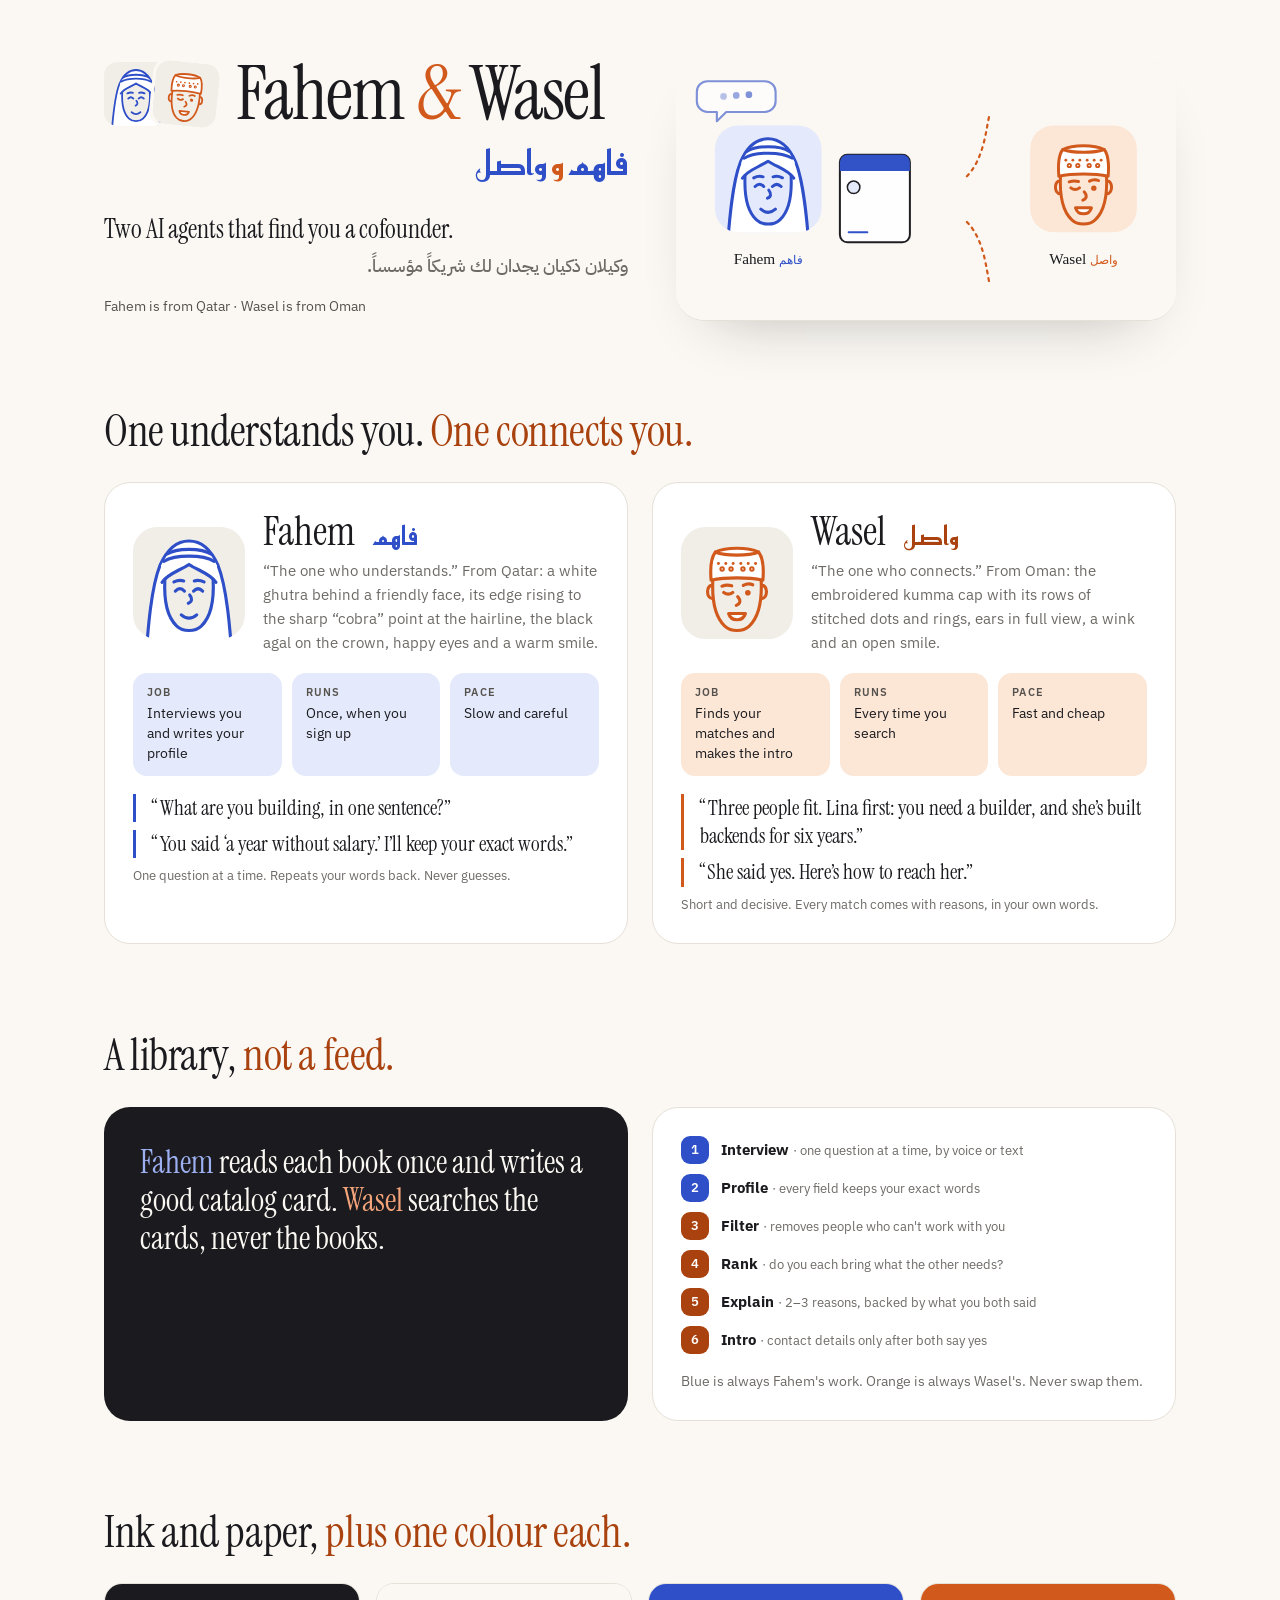
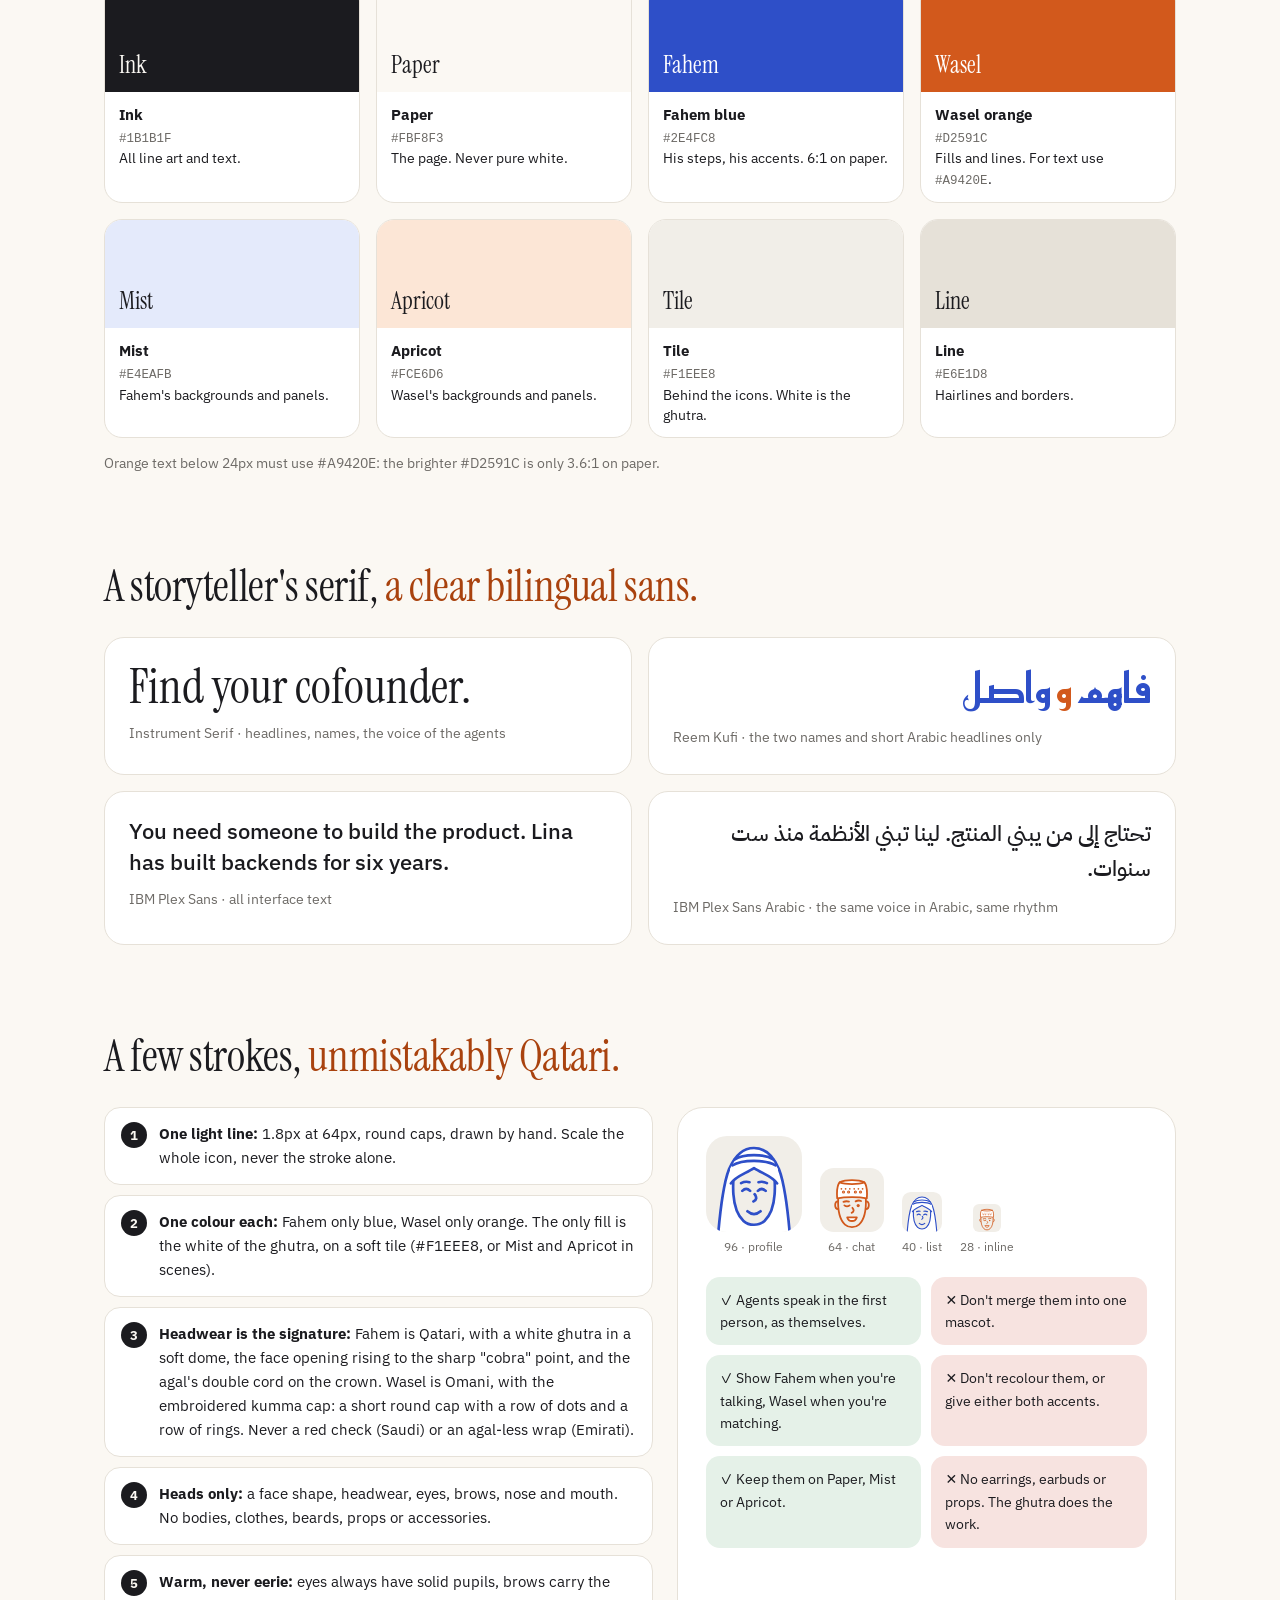
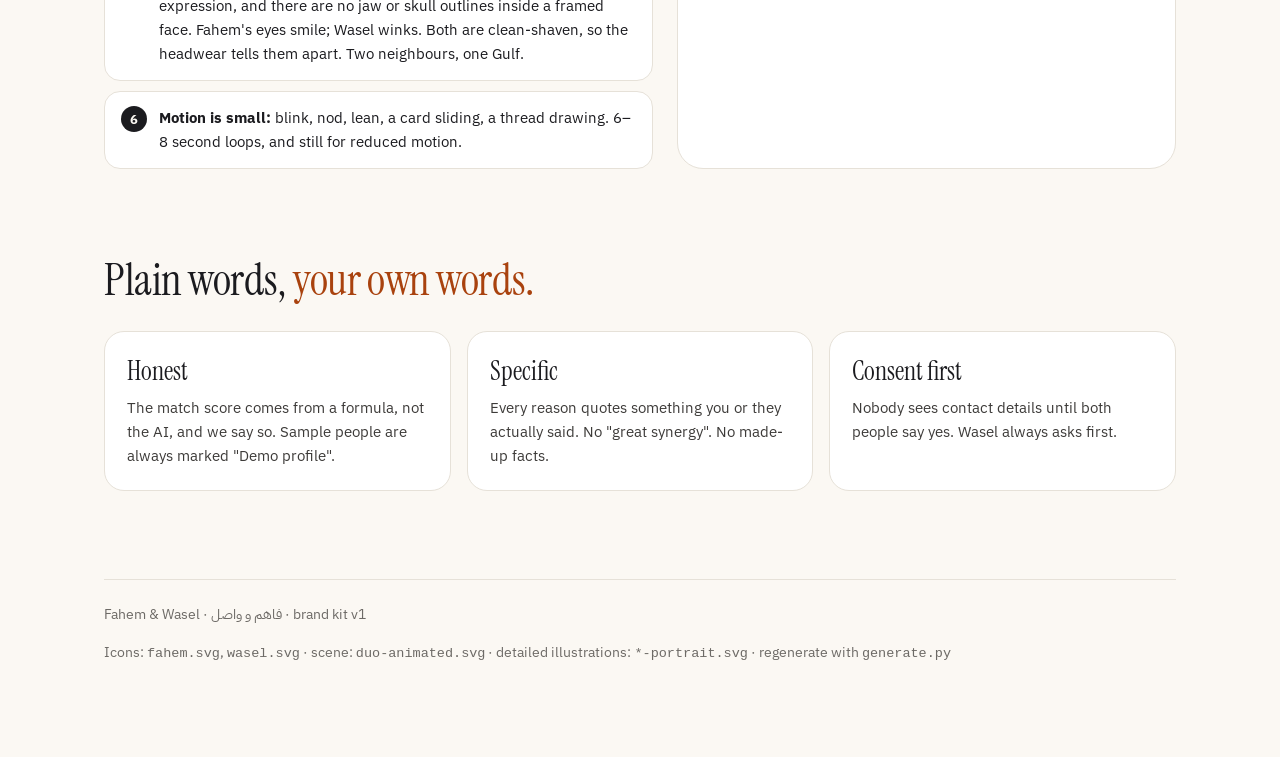
<file: design/fahem-wasel/brand-kit.html>
<!doctype html>
<html lang="en">
<head>
<meta charset="utf-8">
<meta name="viewport" content="width=device-width, initial-scale=1">
<title>Fahem & Wasel — Brand kit</title>
<link rel="preconnect" href="https://fonts.googleapis.com">
<link rel="preconnect" href="https://fonts.gstatic.com" crossorigin>
<link href="https://fonts.googleapis.com/css2?family=Instrument+Serif:ital@0;1&family=IBM+Plex+Sans:wght@400;500;600&family=IBM+Plex+Sans+Arabic:wght@400;500;600&family=Reem+Kufi:wght@500;600&display=swap" rel="stylesheet">
<style>
:root{
  --ink:#1B1B1F; --paper:#FBF8F3; --white:#FFFFFF; --line:#E6E1D8; --muted:#6D6A66;
  --blue:#2E4FC8; --mist:#E4EAFB; --orange:#D2591C; --orange-text:#A9420E; --apricot:#FCE6D6;
  --serif:'Instrument Serif',Georgia,serif; --sans:'IBM Plex Sans','IBM Plex Sans Arabic',system-ui,sans-serif; --kufi:'Reem Kufi','IBM Plex Sans Arabic',sans-serif;
}
*{box-sizing:border-box}
body{margin:0;background:var(--paper);color:var(--ink);font:400 16px/1.6 var(--sans);-webkit-font-smoothing:antialiased}
main{max-width:1120px;margin:0 auto;padding:56px 24px 96px}
h1,h2,h3,p{margin:0}
section{margin-top:88px}
section>h2{font:400 44px/1.05 var(--serif);letter-spacing:-.01em;margin:0 0 28px}
section>h2 em{font-style:normal;color:var(--orange-text)}
.lead{font-size:18px;color:#3d3b39;max-width:640px}

/* Hero */
.hero{display:grid;grid-template-columns:1.05fr 1fr;gap:48px;align-items:center}
.lockup{display:flex;align-items:center;gap:18px}
.duo-mark{display:flex;flex-shrink:0}.duo-mark img{width:64px;height:64px}.duo-mark img+img{margin-inline-start:-14px;transform:rotate(6deg);box-shadow:0 0 0 3px var(--paper);border-radius:14px}
.wordmark{font:400 76px/.95 var(--serif);letter-spacing:-.02em}
.wordmark .amp{color:var(--orange)}
.arabic-mark{font:600 34px/1.3 var(--kufi);color:var(--blue);margin-top:12px}
.arabic-mark span{color:var(--orange)}
.tagline{font:400 26px/1.3 var(--serif);margin-top:26px}
.tagline-ar{font:500 18px/1.6 'IBM Plex Sans Arabic',sans-serif;color:var(--muted);margin-top:6px}
.origin{margin-top:14px;font-size:14px;color:#55524E}
.scene{border-radius:28px;overflow:hidden;box-shadow:0 1px 0 var(--line),0 30px 60px -38px #1b1b1f55;background:var(--white)}
.scene img{display:block;width:100%;height:auto}

/* Agents */
.agents{display:grid;grid-template-columns:repeat(2,minmax(0,1fr));gap:24px}
.agent{border-radius:26px;padding:28px;background:var(--white);border:1px solid var(--line);display:flex;flex-direction:column;gap:18px}
.agent header{display:flex;align-items:center;gap:18px}
.agent header img{width:112px;height:112px}
.agent h3{font:400 40px/1 var(--serif)}
.agent h3 span{font:600 26px var(--kufi);margin-inline-start:10px}
.agent.fahem h3 span{color:var(--blue)} .agent.wasel h3 span{color:var(--orange-text)}
.agent .meaning{font-size:15px;color:var(--muted);margin-top:4px}
.facts{display:grid;grid-template-columns:repeat(3,minmax(0,1fr));gap:10px}
.fact{border-radius:14px;padding:12px 14px;font-size:14px;line-height:1.45}
.fahem .fact{background:var(--mist)} .wasel .fact{background:var(--apricot)}
.fact b{display:block;font-size:11px;letter-spacing:.1em;text-transform:uppercase;font-weight:600;color:#55524E;margin-bottom:2px}
.says{display:flex;flex-direction:column;gap:8px}
.says p{font:400 21px/1.35 var(--serif);padding-inline-start:16px;border-inline-start:3px solid}
.fahem .says p{border-color:var(--blue)} .wasel .says p{border-color:var(--orange)}
.says small{font-size:13px;color:var(--muted)}

/* Library */
.library{display:grid;grid-template-columns:1fr 1fr;gap:24px;align-items:stretch}
.quote{border-radius:26px;padding:36px;background:var(--ink);color:var(--paper)}
.quote p{font:400 32px/1.2 var(--serif)}
.quote p b{font-weight:400}.quote p .f{color:#9DB0F2}.quote p .w{color:#F4A47A}
.flow{border-radius:26px;padding:28px;background:var(--white);border:1px solid var(--line);display:flex;flex-direction:column;gap:10px}
.step{display:flex;align-items:center;gap:12px;font-size:15px}
.step i{flex-shrink:0;width:28px;height:28px;border-radius:9px;display:grid;place-items:center;font:600 13px var(--sans);font-style:normal;color:var(--white)}
.step.f i{background:var(--blue)} .step.w i{background:var(--orange-text)}
.step small{color:var(--muted)}

/* Colour */
.swatches{display:grid;grid-template-columns:repeat(4,minmax(0,1fr));gap:16px}
.swatch{border-radius:18px;overflow:hidden;border:1px solid var(--line);background:var(--white)}
.chip{height:108px;display:flex;align-items:flex-end;padding:12px 14px;font:400 24px var(--serif)}
.swatch div:last-child{padding:12px 14px;font-size:13.5px;line-height:1.5}
.swatch div:last-child b{display:block;font-size:15px}
.swatch code{font-family:ui-monospace,Menlo,monospace;font-size:12.5px;color:var(--muted)}
.note{margin-top:14px;font-size:14px;color:var(--muted)}

/* Type */
.type{display:grid;grid-template-columns:repeat(2,minmax(0,1fr));gap:16px}
.spec{border-radius:20px;padding:24px;background:var(--white);border:1px solid var(--line)}
.spec .sample{margin-bottom:8px}
.spec small{color:var(--muted);font-size:13.5px}

/* Illustration rules */
.rules{display:grid;grid-template-columns:1.1fr 1fr;gap:24px}
.rule-list{display:grid;gap:10px;margin:0;padding:0;list-style:none}
.rule-list li{display:flex;gap:12px;align-items:flex-start;padding:14px 16px;border-radius:16px;background:var(--white);border:1px solid var(--line);font-size:15px}
.rule-list li b{flex-shrink:0;width:26px;height:26px;border-radius:50%;display:grid;place-items:center;background:var(--ink);color:var(--paper);font-size:12.5px}
.sizes{border-radius:26px;padding:28px;background:var(--white);border:1px solid var(--line);display:flex;flex-direction:column;gap:20px}
.sizes .row{display:flex;align-items:flex-end;gap:18px}
.sizes figure{margin:0;text-align:center;font-size:12px;color:var(--muted)}
.dont{display:grid;grid-template-columns:repeat(2,minmax(0,1fr));gap:10px}
.dont div{border-radius:14px;padding:12px 14px;font-size:14px}
.dont .yes{background:#E5F1E8}.dont .no{background:#F7E3E0}

/* Voice */
.voice{display:grid;grid-template-columns:repeat(3,minmax(0,1fr));gap:16px}
.voice div{border-radius:20px;padding:22px;background:var(--white);border:1px solid var(--line)}
.voice h3{font:400 26px var(--serif);margin-bottom:8px}
.voice p{font-size:15px;color:#3d3b39}

footer{margin-top:88px;padding-top:24px;border-top:1px solid var(--line);font-size:13.5px;color:var(--muted);display:flex;justify-content:space-between;gap:16px;flex-wrap:wrap}

@media (max-width:860px){
  .hero,.agents,.library,.type,.rules,.voice{grid-template-columns:1fr}
  .swatches{grid-template-columns:repeat(2,minmax(0,1fr))}
  .wordmark{font-size:56px} section>h2{font-size:36px}
  .facts{grid-template-columns:1fr}
}
</style>
</head>
<body>
<main>

  <div class="hero">
    <div>
      <div class="lockup">
        <span class="duo-mark"><img src="fahem.svg" alt=""><img src="wasel.svg" alt=""></span>
        <h1 class="wordmark">Fahem <span class="amp">&amp;</span> Wasel</h1>
      </div>
      <p class="arabic-mark" lang="ar" dir="rtl">فاهم <span>و</span> واصل</p>
      <p class="tagline">Two AI agents that find you a cofounder.</p>
      <p class="tagline-ar" lang="ar" dir="rtl">وكيلان ذكيان يجدان لك شريكاً مؤسساً.</p>
      <p class="origin">Fahem is from Qatar · Wasel is from Oman</p>
    </div>
    <div class="scene"><img src="duo-animated.svg" alt="Fahem listens and writes a profile card; the card slides to Wasel, who connects it to two matching founders."></div>
  </div>

  <section>
    <h2>One understands you. <em>One connects you.</em></h2>
    <div class="agents">
      <article class="agent fahem">
        <header><img src="fahem.svg" alt="Fahem"><div><h3>Fahem <span lang="ar">فاهم</span></h3><p class="meaning">“The one who understands.” From Qatar: a white ghutra behind a friendly face, its edge rising to the sharp “cobra” point at the hairline, the black agal on the crown, happy eyes and a warm smile.</p></div></header>
        <div class="facts">
          <p class="fact"><b>Job</b>Interviews you and writes your profile</p>
          <p class="fact"><b>Runs</b>Once, when you sign up</p>
          <p class="fact"><b>Pace</b>Slow and careful</p>
        </div>
        <div class="says">
          <p>“What are you building, in one sentence?”</p>
          <p>“You said ‘a year without salary.’ I’ll keep your exact words.”</p>
          <small>One question at a time. Repeats your words back. Never guesses.</small>
        </div>
      </article>
      <article class="agent wasel">
        <header><img src="wasel.svg" alt="Wasel"><div><h3>Wasel <span lang="ar">واصل</span></h3><p class="meaning">“The one who connects.” From Oman: the embroidered kumma cap with its rows of stitched dots and rings, ears in full view, a wink and an open smile.</p></div></header>
        <div class="facts">
          <p class="fact"><b>Job</b>Finds your matches and makes the intro</p>
          <p class="fact"><b>Runs</b>Every time you search</p>
          <p class="fact"><b>Pace</b>Fast and cheap</p>
        </div>
        <div class="says">
          <p>“Three people fit. Lina first: you need a builder, and she’s built backends for six years.”</p>
          <p>“She said yes. Here’s how to reach her.”</p>
          <small>Short and decisive. Every match comes with reasons, in your own words.</small>
        </div>
      </article>
    </div>
  </section>

  <section>
    <h2>A library, <em>not a feed.</em></h2>
    <div class="library">
      <div class="quote"><p><b class="f">Fahem</b> reads each book once and writes a good catalog card. <b class="w">Wasel</b> searches the cards, never the books.</p></div>
      <div class="flow">
        <p class="step f"><i>1</i><span><b>Interview</b> <small>· one question at a time, by voice or text</small></span></p>
        <p class="step f"><i>2</i><span><b>Profile</b> <small>· every field keeps your exact words</small></span></p>
        <p class="step w"><i>3</i><span><b>Filter</b> <small>· removes people who can't work with you</small></span></p>
        <p class="step w"><i>4</i><span><b>Rank</b> <small>· do you each bring what the other needs?</small></span></p>
        <p class="step w"><i>5</i><span><b>Explain</b> <small>· 2–3 reasons, backed by what you both said</small></span></p>
        <p class="step w"><i>6</i><span><b>Intro</b> <small>· contact details only after both say yes</small></span></p>
        <p class="note" style="margin-top:6px">Blue is always Fahem's work. Orange is always Wasel's. Never swap them.</p>
      </div>
    </div>
  </section>

  <section>
    <h2>Ink and paper, <em>plus one colour each.</em></h2>
    <div class="swatches">
      <div class="swatch"><div class="chip" style="background:var(--ink);color:var(--paper)">Ink</div><div><b>Ink</b><code>#1B1B1F</code><br>All line art and text.</div></div>
      <div class="swatch"><div class="chip" style="background:var(--paper)">Paper</div><div><b>Paper</b><code>#FBF8F3</code><br>The page. Never pure white.</div></div>
      <div class="swatch"><div class="chip" style="background:var(--blue);color:var(--white)">Fahem</div><div><b>Fahem blue</b><code>#2E4FC8</code><br>His steps, his accents. 6:1 on paper.</div></div>
      <div class="swatch"><div class="chip" style="background:var(--orange);color:var(--white)">Wasel</div><div><b>Wasel orange</b><code>#D2591C</code><br>Fills and lines. For text use <code>#A9420E</code>.</div></div>
      <div class="swatch"><div class="chip" style="background:var(--mist)">Mist</div><div><b>Mist</b><code>#E4EAFB</code><br>Fahem's backgrounds and panels.</div></div>
      <div class="swatch"><div class="chip" style="background:var(--apricot)">Apricot</div><div><b>Apricot</b><code>#FCE6D6</code><br>Wasel's backgrounds and panels.</div></div>
      <div class="swatch"><div class="chip" style="background:#F1EEE8">Tile</div><div><b>Tile</b><code>#F1EEE8</code><br>Behind the icons. White is the ghutra.</div></div>
      <div class="swatch"><div class="chip" style="background:var(--line)">Line</div><div><b>Line</b><code>#E6E1D8</code><br>Hairlines and borders.</div></div>
    </div>
    <p class="note">Orange text below 24px must use #A9420E: the brighter #D2591C is only 3.6:1 on paper.</p>
  </section>

  <section>
    <h2>A storyteller's serif, <em>a clear bilingual sans.</em></h2>
    <div class="type">
      <div class="spec"><p class="sample" style="font:400 48px/1.05 var(--serif)">Find your cofounder.</p><small>Instrument Serif · headlines, names, the voice of the agents</small></div>
      <div class="spec"><p class="sample" lang="ar" dir="rtl" style="font:600 42px/1.3 var(--kufi);color:var(--blue)">فاهم <span style="color:var(--orange)">و</span> واصل</p><small>Reem Kufi · the two names and short Arabic headlines only</small></div>
      <div class="spec"><p class="sample" style="font:500 22px/1.4 var(--sans)">You need someone to build the product. Lina has built backends for six years.</p><small>IBM Plex Sans · all interface text</small></div>
      <div class="spec"><p class="sample" lang="ar" dir="rtl" style="font:500 22px/1.6 'IBM Plex Sans Arabic',sans-serif">تحتاج إلى من يبني المنتج. لينا تبني الأنظمة منذ ست سنوات.</p><small>IBM Plex Sans Arabic · the same voice in Arabic, same rhythm</small></div>
    </div>
  </section>

  <section>
    <h2>A few strokes, <em>unmistakably Qatari.</em></h2>
    <div class="rules">
      <ol class="rule-list">
        <li><b>1</b><span><strong>One light line:</strong> 1.8px at 64px, round caps, drawn by hand. Scale the whole icon, never the stroke alone.</span></li>
        <li><b>2</b><span><strong>One colour each:</strong> Fahem only blue, Wasel only orange. The only fill is the white of the ghutra, on a soft tile (#F1EEE8, or Mist and Apricot in scenes).</span></li>
        <li><b>3</b><span><strong>Headwear is the signature:</strong> Fahem is Qatari, with a white ghutra in a soft dome, the face opening rising to the sharp "cobra" point, and the agal's double cord on the crown. Wasel is Omani, with the embroidered kumma cap: a short round cap with a row of dots and a row of rings. Never a red check (Saudi) or an agal-less wrap (Emirati).</span></li>
        <li><b>4</b><span><strong>Heads only:</strong> a face shape, headwear, eyes, brows, nose and mouth. No bodies, clothes, beards, props or accessories.</span></li>
        <li><b>5</b><span><strong>Warm, never eerie:</strong> eyes always have solid pupils, brows carry the expression, and there are no jaw or skull outlines inside a framed face. Fahem's eyes smile; Wasel winks. Both are clean-shaven, so the headwear tells them apart. Two neighbours, one Gulf.</span></li>
        <li><b>6</b><span><strong>Motion is small:</strong> blink, nod, lean, a card sliding, a thread drawing. 6–8 second loops, and still for reduced motion.</span></li>
      </ol>
      <div class="sizes">
        <div class="row">
          <figure><img src="fahem.svg" width="96" alt=""><figcaption>96 · profile</figcaption></figure>
          <figure><img src="wasel.svg" width="64" alt=""><figcaption>64 · chat</figcaption></figure>
          <figure><img src="fahem.svg" width="40" alt=""><figcaption>40 · list</figcaption></figure>
          <figure><img src="wasel.svg" width="28" alt=""><figcaption>28 · inline</figcaption></figure>
        </div>
        <div class="dont">
          <div class="yes">✓ Agents speak in the first person, as themselves.</div>
          <div class="no">✕ Don't merge them into one mascot.</div>
          <div class="yes">✓ Show Fahem when you're talking, Wasel when you're matching.</div>
          <div class="no">✕ Don't recolour them, or give either both accents.</div>
          <div class="yes">✓ Keep them on Paper, Mist or Apricot.</div>
          <div class="no">✕ No earrings, earbuds or props. The ghutra does the work.</div>
        </div>
      </div>
    </div>
  </section>

  <section>
    <h2>Plain words, <em>your own words.</em></h2>
    <div class="voice">
      <div><h3>Honest</h3><p>The match score comes from a formula, not the AI, and we say so. Sample people are always marked "Demo profile".</p></div>
      <div><h3>Specific</h3><p>Every reason quotes something you or they actually said. No "great synergy". No made-up facts.</p></div>
      <div><h3>Consent first</h3><p>Nobody sees contact details until both people say yes. Wasel always asks first.</p></div>
    </div>
  </section>

  <footer>
    <span>Fahem &amp; Wasel · فاهم و واصل · brand kit v1</span>
    <span>Icons: <code>fahem.svg</code>, <code>wasel.svg</code> · scene: <code>duo-animated.svg</code> · detailed illustrations: <code>*-portrait.svg</code> · regenerate with <code>generate.py</code></span>
  </footer>
</main>
</body>
</html>
</file>
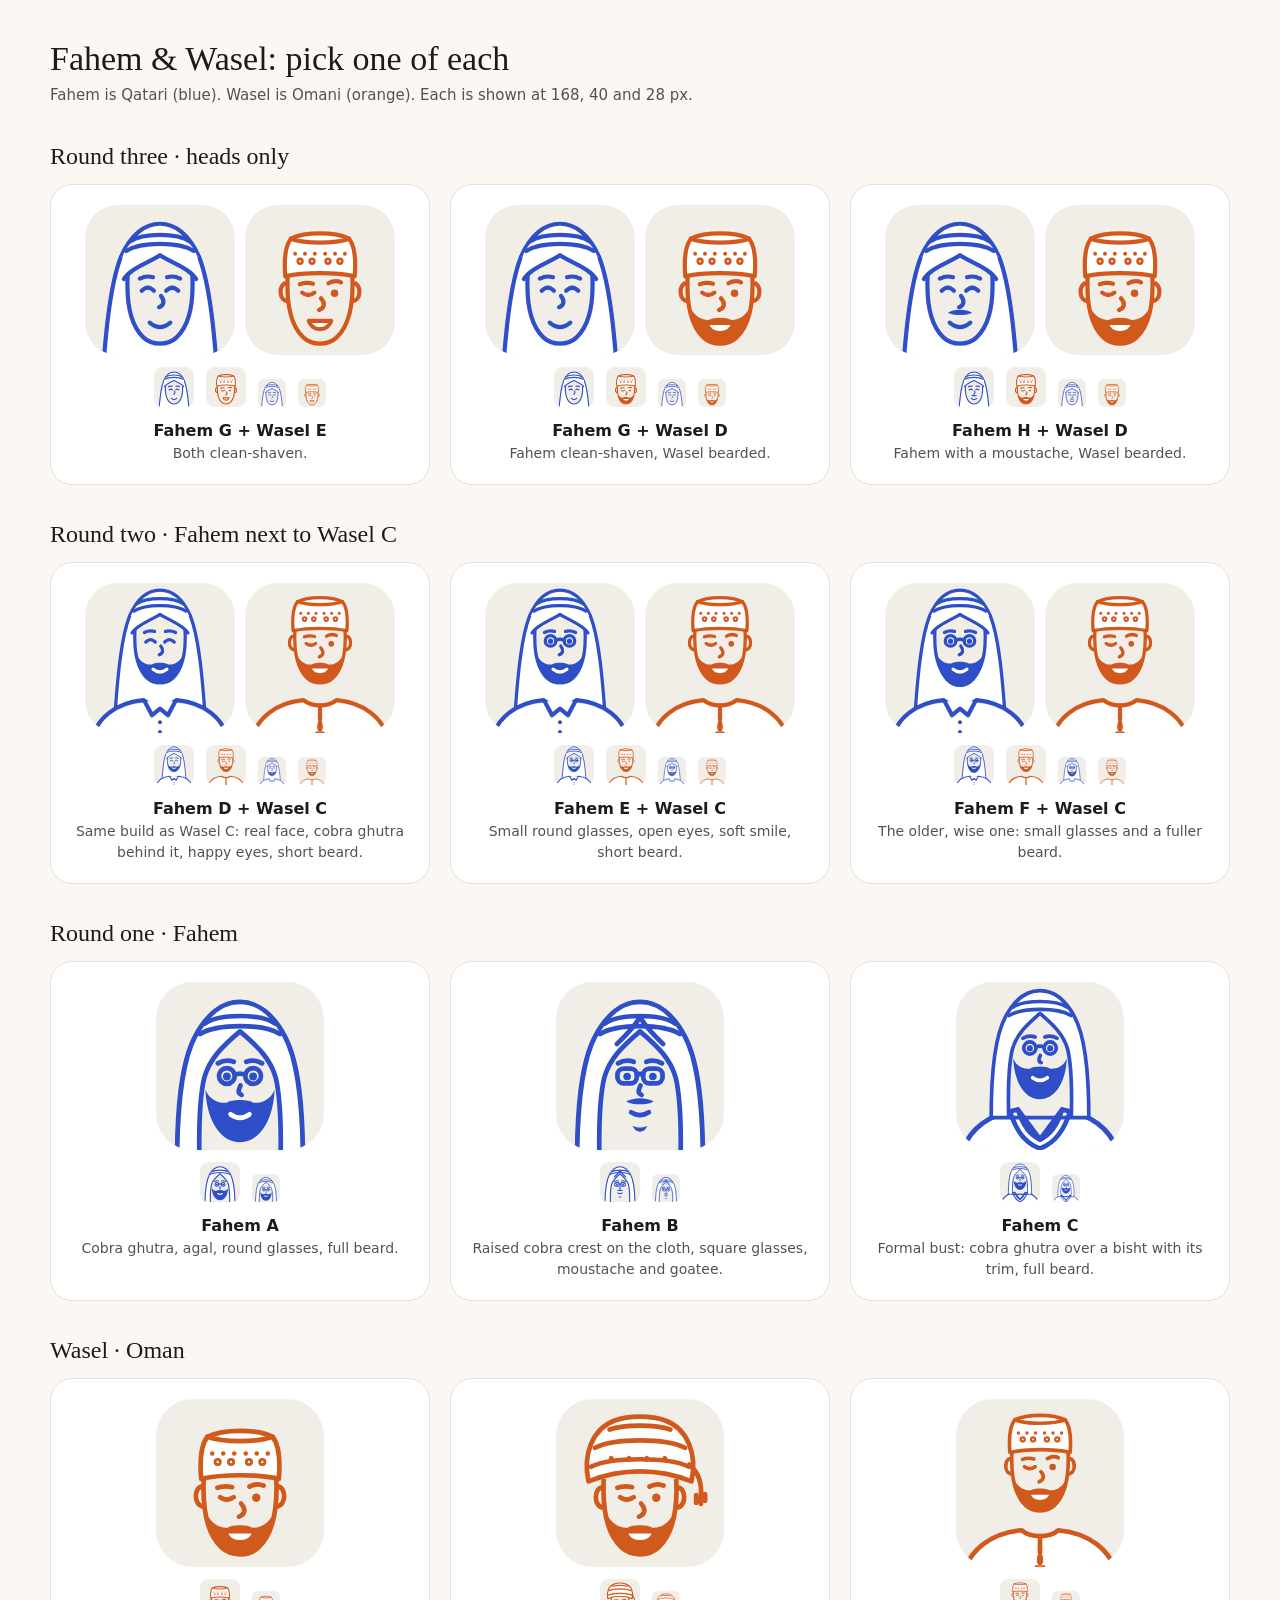
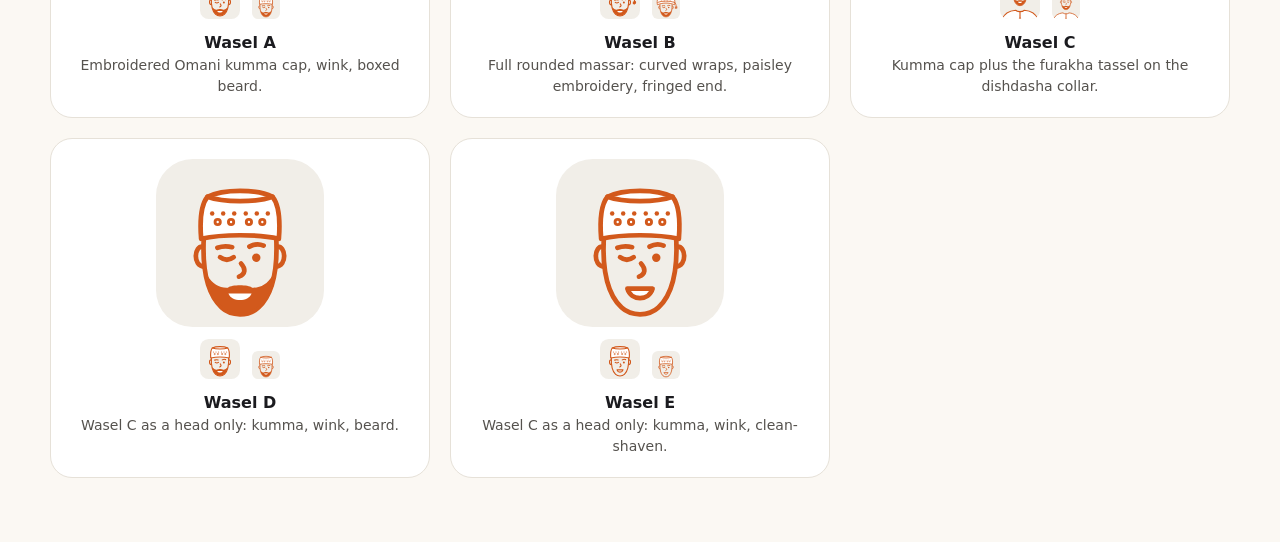
<file: design/fahem-wasel/iterations.html>
<!doctype html><html lang="en"><head><meta charset="utf-8"><meta name="viewport" content="width=device-width, initial-scale=1">
<title>Fahem &amp; Wasel — options</title>
<style>
body{margin:0;background:#FBF8F3;color:#1B1B1F;font:400 15px/1.5 'IBM Plex Sans',system-ui,sans-serif}
main{max-width:1180px;margin:0 auto;padding:40px 24px 64px}
h1{font:400 34px Georgia,serif;margin:0 0 6px} h2{font:400 24px Georgia,serif;margin:36px 0 14px}
p.lead{color:#55524E;margin:0}
.row{display:grid;grid-template-columns:repeat(3,minmax(0,1fr));gap:20px}
figure{margin:0;padding:20px;border-radius:22px;background:#fff;border:1px solid #E6E1D8;display:flex;flex-direction:column;align-items:center;gap:12px}
.small{display:flex;gap:12px;align-items:flex-end} .pair{display:flex;gap:10px}
figcaption{text-align:center;font-size:14px;color:#55524E} figcaption b{display:block;font-size:16px;color:#1B1B1F}
@media(max-width:760px){.row{grid-template-columns:1fr}}
</style></head><body><main>
<h1>Fahem &amp; Wasel: pick one of each</h1>
<p class="lead">Fahem is Qatari (blue). Wasel is Omani (orange). Each is shown at 168, 40 and 28 px.</p>
<h2>Round three · heads only</h2><div class="row"><figure><div class="pair"><img src="iterations/fahem-g.svg" width="150" alt=""><img src="iterations/wasel-e.svg" width="150" alt=""></div><div class="small"><img src="iterations/fahem-g.svg" width="40" alt=""><img src="iterations/wasel-e.svg" width="40" alt=""><img src="iterations/fahem-g.svg" width="28" alt=""><img src="iterations/wasel-e.svg" width="28" alt=""></div><figcaption><b>Fahem G + Wasel E</b>Both clean-shaven.</figcaption></figure><figure><div class="pair"><img src="iterations/fahem-g.svg" width="150" alt=""><img src="iterations/wasel-d.svg" width="150" alt=""></div><div class="small"><img src="iterations/fahem-g.svg" width="40" alt=""><img src="iterations/wasel-d.svg" width="40" alt=""><img src="iterations/fahem-g.svg" width="28" alt=""><img src="iterations/wasel-d.svg" width="28" alt=""></div><figcaption><b>Fahem G + Wasel D</b>Fahem clean-shaven, Wasel bearded.</figcaption></figure><figure><div class="pair"><img src="iterations/fahem-h.svg" width="150" alt=""><img src="iterations/wasel-d.svg" width="150" alt=""></div><div class="small"><img src="iterations/fahem-h.svg" width="40" alt=""><img src="iterations/wasel-d.svg" width="40" alt=""><img src="iterations/fahem-h.svg" width="28" alt=""><img src="iterations/wasel-d.svg" width="28" alt=""></div><figcaption><b>Fahem H + Wasel D</b>Fahem with a moustache, Wasel bearded.</figcaption></figure></div>
<h2>Round two · Fahem next to Wasel C</h2><div class="row"><figure><div class="pair"><img src="iterations/fahem-d.svg" width="150" alt=""><img src="iterations/wasel-c.svg" width="150" alt=""></div><div class="small"><img src="iterations/fahem-d.svg" width="40" alt=""><img src="iterations/wasel-c.svg" width="40" alt=""><img src="iterations/fahem-d.svg" width="28" alt=""><img src="iterations/wasel-c.svg" width="28" alt=""></div><figcaption><b>Fahem D + Wasel C</b>Same build as Wasel C: real face, cobra ghutra behind it, happy eyes, short beard.</figcaption></figure><figure><div class="pair"><img src="iterations/fahem-e.svg" width="150" alt=""><img src="iterations/wasel-c.svg" width="150" alt=""></div><div class="small"><img src="iterations/fahem-e.svg" width="40" alt=""><img src="iterations/wasel-c.svg" width="40" alt=""><img src="iterations/fahem-e.svg" width="28" alt=""><img src="iterations/wasel-c.svg" width="28" alt=""></div><figcaption><b>Fahem E + Wasel C</b>Small round glasses, open eyes, soft smile, short beard.</figcaption></figure><figure><div class="pair"><img src="iterations/fahem-f.svg" width="150" alt=""><img src="iterations/wasel-c.svg" width="150" alt=""></div><div class="small"><img src="iterations/fahem-f.svg" width="40" alt=""><img src="iterations/wasel-c.svg" width="40" alt=""><img src="iterations/fahem-f.svg" width="28" alt=""><img src="iterations/wasel-c.svg" width="28" alt=""></div><figcaption><b>Fahem F + Wasel C</b>The older, wise one: small glasses and a fuller beard.</figcaption></figure></div>
<h2>Round one · Fahem</h2><div class="row"><figure><img src="iterations/fahem-a.svg" width="168" alt="Fahem A"><div class="small"><img src="iterations/fahem-a.svg" width="40" alt=""><img src="iterations/fahem-a.svg" width="28" alt=""></div><figcaption><b>Fahem A</b>Cobra ghutra, agal, round glasses, full beard.</figcaption></figure><figure><img src="iterations/fahem-b.svg" width="168" alt="Fahem B"><div class="small"><img src="iterations/fahem-b.svg" width="40" alt=""><img src="iterations/fahem-b.svg" width="28" alt=""></div><figcaption><b>Fahem B</b>Raised cobra crest on the cloth, square glasses, moustache and goatee.</figcaption></figure><figure><img src="iterations/fahem-c.svg" width="168" alt="Fahem C"><div class="small"><img src="iterations/fahem-c.svg" width="40" alt=""><img src="iterations/fahem-c.svg" width="28" alt=""></div><figcaption><b>Fahem C</b>Formal bust: cobra ghutra over a bisht with its trim, full beard.</figcaption></figure></div>
<h2>Wasel · Oman</h2><div class="row"><figure><img src="iterations/wasel-a.svg" width="168" alt="Wasel A"><div class="small"><img src="iterations/wasel-a.svg" width="40" alt=""><img src="iterations/wasel-a.svg" width="28" alt=""></div><figcaption><b>Wasel A</b>Embroidered Omani kumma cap, wink, boxed beard.</figcaption></figure><figure><img src="iterations/wasel-b.svg" width="168" alt="Wasel B"><div class="small"><img src="iterations/wasel-b.svg" width="40" alt=""><img src="iterations/wasel-b.svg" width="28" alt=""></div><figcaption><b>Wasel B</b>Full rounded massar: curved wraps, paisley embroidery, fringed end.</figcaption></figure><figure><img src="iterations/wasel-c.svg" width="168" alt="Wasel C"><div class="small"><img src="iterations/wasel-c.svg" width="40" alt=""><img src="iterations/wasel-c.svg" width="28" alt=""></div><figcaption><b>Wasel C</b>Kumma cap plus the furakha tassel on the dishdasha collar.</figcaption></figure><figure><img src="iterations/wasel-d.svg" width="168" alt="Wasel D"><div class="small"><img src="iterations/wasel-d.svg" width="40" alt=""><img src="iterations/wasel-d.svg" width="28" alt=""></div><figcaption><b>Wasel D</b>Wasel C as a head only: kumma, wink, beard.</figcaption></figure><figure><img src="iterations/wasel-e.svg" width="168" alt="Wasel E"><div class="small"><img src="iterations/wasel-e.svg" width="40" alt=""><img src="iterations/wasel-e.svg" width="28" alt=""></div><figcaption><b>Wasel E</b>Wasel C as a head only: kumma, wink, clean-shaven.</figcaption></figure></div>
</main></body></html>
</file>
<file: fahem-wasel/style.css>
@font-face {
  font-family: AppSans;
  src: local("Helvetica Neue");
}
* {
  box-sizing: border-box;
}
:root {
  --paper: #fafaf8;
  --white: #fff;
  --ink: #20211f;
  --muted: #777973;
  --line: #e8e9e3;
  --soft: #f1f2ed;
  --blue: #2e4fc8;
  --blue-soft: #edf1fc;
  --orange: #b84d20;
  --orange-soft: #fbefe6;
  --green: #377447;
  --ease: cubic-bezier(0.16, 1, 0.3, 1);
  --chat: 42%;
  font-family:
    AppSans,
    -apple-system,
    BlinkMacSystemFont,
    "Segoe UI",
    sans-serif;
  font-size: 14px;
  color: var(--ink);
  background: var(--paper);
}
body {
  margin: 0;
}
button,
input,
textarea,
select {
  font: inherit;
}
button,
a,
input,
textarea,
select {
  -webkit-tap-highlight-color: transparent;
}
button {
  cursor: pointer;
  color: inherit;
}
button {
  border: 0;
  background: none;
}
button:disabled {
  opacity: 0.4;
  cursor: default;
}
button,
a {
  touch-action: manipulation;
}
button {
  transition:
    background 0.15s,
    color 0.15s,
    opacity 0.15s,
    transform 0.15s;
}
button:active:not(:disabled) {
  transform: scale(0.98);
}
button:focus-visible,
a:focus-visible {
  outline: 2px solid var(--blue);
  outline-offset: 4px;
}
input:focus,
textarea:focus,
select:focus {
  outline: 2px solid #b6c4f4;
  outline-offset: 1px;
}
input,
textarea,
select {
  color: var(--ink);
  background: white;
  border: 1px solid var(--line);
  border-radius: 7px;
  padding: 12px;
  max-width: 100%;
}
textarea {
  resize: vertical;
  line-height: 1.65;
}
p {
  line-height: 1.7;
  margin: 0 0 16px;
}
h1,
h2,
h3,
h4 {
  font-weight: 550;
  margin: 0;
  letter-spacing: -0.025em;
}
h1 {
  font-size: 26px;
  line-height: 1.25;
}
h2 {
  font-size: 20px;
  line-height: 1.4;
}
h3 {
  font-size: 15px;
  line-height: 1.5;
}
a {
  color: inherit;
}
.muted {
  color: var(--muted);
}
.small {
  font-size: 12px;
}
.icon {
  width: 18px;
  height: 18px;
  stroke: currentColor;
  stroke-width: 1.6;
  fill: none;
  stroke-linecap: round;
  stroke-linejoin: round;
  flex-shrink: 0;
}
.icon-btn {
  display: inline-flex;
  align-items: center;
  justify-content: center;
  width: 34px;
  height: 34px;
  border-radius: 7px;
  flex-shrink: 0;
}
.icon-btn:hover {
  background: var(--soft);
}
.btn {
  display: inline-flex;
  justify-content: center;
  align-items: center;
  gap: 8px;
  border: 1px solid var(--line);
  background: var(--white);
  padding: 10px 15px;
  border-radius: 7px;
  font-size: 13px;
  font-weight: 500;
  min-height: 38px;
  white-space: nowrap;
}
.btn:hover {
  background: var(--soft);
}
.btn.primary {
  background: var(--ink);
  color: white;
  border-color: var(--ink);
}
.btn.primary:hover {
  background: #41433e;
}
.btn.blue {
  background: var(--blue);
  color: white;
  border-color: var(--blue);
}
.btn.blue:hover {
  background: #233fa5;
}
.btn.quiet {
  border-color: transparent;
  background: var(--soft);
}
.btn.danger {
  color: #a33e30;
}
.text-btn {
  padding: 4px 0;
  color: var(--muted);
  text-decoration: underline;
  text-underline-offset: 3px;
  font-size: 12px;
}
.text-btn:hover {
  color: var(--ink);
}
.row {
  display: flex;
  align-items: center;
  gap: 10px;
}
.between {
  justify-content: space-between;
}
.wrap {
  flex-wrap: wrap;
}
.stack {
  display: grid;
  gap: 12px;
}
.tag {
  display: inline-flex;
  align-items: center;
  gap: 5px;
  padding: 4px 8px;
  background: var(--soft);
  border-radius: 5px;
  font-size: 11px;
  color: #686b63;
  white-space: nowrap;
}
.tag.blue {
  background: var(--blue-soft);
  color: #3453b1;
}
.tag.orange {
  background: var(--orange-soft);
  color: #a64921;
}
.tag.green {
  background: #edf5e9;
  color: var(--green);
}
.dot {
  display: inline-block;
  width: 6px;
  height: 6px;
  border-radius: 50%;
  background: currentColor;
}
.avatar {
  display: flex;
  align-items: center;
  justify-content: center;
  width: 44px;
  height: 44px;
  border-radius: 12px;
  background: var(--avatar, #e8ece1);
  font-size: 15px;
  font-weight: 500;
  flex-shrink: 0;
  color: #3f4b39;
}
.avatar.large {
  width: 68px;
  height: 68px;
  border-radius: 18px;
  font-size: 23px;
}
.agent-avatar {
  width: 38px;
  height: 38px;
  border-radius: 50%;
  flex-shrink: 0;
}
.divider {
  height: 1px;
  background: var(--line);
  margin: 22px 0;
}
.app-shell {
  display: flex;
  height: 100dvh;
  overflow: hidden;
}
.sidebar {
  width: 216px;
  flex-shrink: 0;
  display: flex;
  flex-direction: column;
  padding: 19px 12px 12px;
  border-right: 1px solid var(--line);
  transition:
    width 0.24s var(--ease),
    padding 0.24s var(--ease);
  position: relative;
  background: var(--paper);
  z-index: 20;
}
.brand {
  padding: 0 8px 28px;
  gap: 9px;
  min-height: 55px;
}
.brand img {
  width: 30px;
  height: 28px;
}
.brand-name {
  font-size: 15px;
  font-weight: 600;
  white-space: nowrap;
  letter-spacing: -0.4px;
}
.collapse-button {
  margin-left: auto;
  color: #93968d;
}
.nav {
  display: grid;
  gap: 5px;
}
.nav button {
  display: flex;
  align-items: center;
  gap: 11px;
  text-align: left;
  border-radius: 6px;
  padding: 11px 12px;
  font-size: 13px;
  white-space: nowrap;
  min-height: 40px;
}
.nav button:hover {
  background: #f0f1ec;
}
.nav button.active {
  background: #eceedf;
  color: #30362c;
  font-weight: 550;
}
.nav .icon {
  color: #62685d;
  width: 17px;
  height: 17px;
}
.nav .badge {
  margin-left: auto;
  background: #e3e7da;
  color: #59634a;
  border-radius: 5px;
  font-size: 10px;
  min-width: 19px;
  height: 18px;
  display: grid;
  place-items: center;
}
.nav-separator {
  margin: 18px 12px;
  height: 1px;
  background: var(--line);
}
.nav-label {
  font-size: 10px;
  color: #8b8e85;
  margin: 0 12px 10px;
}
.sidebar-bottom {
  margin-top: auto;
}
.getting-started {
  padding: 16px 9px 22px;
}
.getting-started .row {
  font-size: 11px;
  margin-bottom: 13px;
}
.progress-line {
  height: 3px;
  background: #e9eae2;
  border-radius: 4px;
  margin: 10px 0 16px;
  overflow: hidden;
}
.progress-line span {
  display: block;
  height: 100%;
  background: var(--blue);
  border-radius: 4px;
  transition: width 0.4s var(--ease);
}
.checklist {
  font-size: 11px;
  display: flex;
  align-items: center;
  gap: 8px;
  color: var(--muted);
  padding: 7px 0;
  width: 100%;
  text-align: left;
}
.checklist .icon {
  width: 13px;
  height: 13px;
}
.checklist.done {
  color: #66765e;
}
.account {
  border-top: 1px solid var(--line);
  padding: 14px 6px 2px;
  display: flex;
  gap: 9px;
  align-items: center;
  position: relative;
}
.account > button {
  display: flex;
  align-items: center;
  gap: 9px;
  width: 100%;
  text-align: left;
}
.account .avatar {
  width: 31px;
  height: 31px;
  font-size: 11px;
  border-radius: 50%;
  background: #dfe6d7;
}
.account-meta {
  font-size: 12px;
  line-height: 1.5;
}
.account-meta small {
  display: block;
  color: var(--muted);
  font-size: 10px;
}
.account .icon {
  margin-left: auto;
  width: 14px;
}
.collapsed .sidebar {
  width: 64px;
  padding-left: 8px;
  padding-right: 8px;
}
.collapsed .brand {
  padding: 0 0 20px;
  justify-content: center;
  flex-wrap: wrap;
  gap: 10px;
}
.collapsed .brand-name,
.collapsed .nav span,
.collapsed .nav-label,
.collapsed .getting-started,
.collapsed .account-meta,
.collapsed .account .icon {
  display: none;
}
.collapsed .brand img {
  width: 30px;
}
.collapsed .collapse-button {
  margin: 0;
}
.collapsed .nav button {
  padding: 12px;
  justify-content: center;
}
.collapsed .account {
  padding: 14px 0 0;
  justify-content: center;
}
.collapsed .account > button {
  justify-content: center;
}
.collapsed .nav-separator {
  margin: 20px 5px;
}
.main-panels {
  display: flex;
  min-width: 0;
  flex: 1;
}
.chat-panel {
  width: var(--chat);
  min-width: 320px;
  max-width: 650px;
  display: flex;
  flex-direction: column;
  position: relative;
  border-right: 1px solid var(--line);
  background: #fdfdfb;
}
.panel-topbar {
  height: 64px;
  flex-shrink: 0;
  display: flex;
  align-items: center;
  justify-content: space-between;
  border-bottom: 1px solid var(--line);
  padding: 0 26px;
  gap: 12px;
}
.agent-title {
  display: flex;
  gap: 10px;
  align-items: center;
}
.agent-title strong {
  display: block;
  font-size: 13px;
  font-weight: 550;
}
.agent-title small {
  display: flex;
  gap: 5px;
  align-items: center;
  font-size: 10px;
  color: var(--muted);
  margin-top: 4px;
}
.agent-title .dot {
  color: #6e9666;
  width: 5px;
  height: 5px;
}
.chat-menu {
  display: flex;
  color: var(--muted);
}
.chat-scroll {
  flex: 1;
  overflow: auto;
  padding: 32px 29px 18px;
  scroll-behavior: smooth;
}
.date-label {
  text-align: center;
  font-size: 10px;
  color: #9a9d94;
  margin: 0 0 30px;
}
.message {
  font-size: 14px;
  line-height: 1.8;
  margin-bottom: 25px;
  animation: message-in 0.28s var(--ease);
  overflow-wrap: anywhere;
}
.message .speaker {
  font-size: 11px;
  color: var(--orange);
  font-weight: 550;
  margin-bottom: 9px;
  display: flex;
  gap: 6px;
  align-items: center;
}
.message .speaker.fahem {
  color: var(--blue);
}
.message.user {
  background: #f0f1eb;
  padding: 12px 16px;
  border-radius: 12px 12px 2px 12px;
  max-width: 88%;
  margin-left: auto;
  font-size: 13px;
}
.message p:last-child {
  margin: 0;
}
.message .footnote {
  font-size: 11px;
  color: var(--muted);
  margin-top: 14px;
}
.inline-link {
  font-weight: 500;
  text-decoration: underline;
  text-underline-offset: 3px;
}
.search-card {
  margin: 18px 0 15px;
  border: 1px solid var(--line);
  border-radius: 9px;
  background: white;
  overflow: hidden;
}
.search-toggle {
  width: 100%;
  padding: 12px;
  display: flex;
  align-items: center;
  justify-content: space-between;
  font-size: 12px;
}
.search-toggle .icon {
  width: 13px;
  height: 13px;
  color: #92968c;
}
.search-details {
  padding: 0 13px;
  display: grid;
  grid-template-rows: 0fr;
  transition: grid-template-rows 0.22s var(--ease);
}
.search-details > div {
  overflow: hidden;
}
.search-details.open {
  grid-template-rows: 1fr;
}
.search-step {
  display: flex;
  align-items: center;
  gap: 8px;
  padding: 6px 0;
  color: var(--muted);
  font-size: 11px;
}
.search-step .icon {
  width: 12px;
  height: 12px;
  color: var(--green);
}
.search-step span:last-child {
  margin-left: auto;
}
.search-count {
  border-top: 1px solid var(--line);
  padding: 11px 13px;
  color: var(--muted);
  font-size: 11px;
}
.mini-carousel {
  padding: 13px;
  background: #f1f3eb;
  margin: 0 10px 10px;
  border-radius: 5px;
}
.carousel-label {
  display: flex;
  justify-content: space-between;
  font-size: 10px;
  color: var(--muted);
  margin-bottom: 12px;
}
.mini-person {
  background: white;
  padding: 15px;
  border-radius: 7px;
  animation: carousel-in 0.25s var(--ease);
}
.mini-person .avatar {
  width: 34px;
  height: 34px;
  border-radius: 8px;
  font-size: 12px;
}
.mini-person h4 {
  font-size: 12px;
}
.mini-person small {
  font-size: 10px;
  color: var(--muted);
}
.mini-person p {
  font-size: 12px;
  line-height: 1.7;
  color: #69705f;
  margin: 12px 0;
}
.mini-person .btn {
  font-size: 11px;
  min-height: 30px;
  padding: 6px 9px;
  flex: 1;
}
.carousel-controls {
  justify-content: center;
  gap: 8px;
  margin-top: 12px;
}
.carousel-controls button {
  height: 25px;
  width: 25px;
  border-radius: 50%;
  border: 1px solid #dcdfd3;
  display: grid;
  place-items: center;
}
.carousel-controls .icon {
  width: 12px;
  height: 12px;
}
.view-all {
  margin: 0 10px 10px;
  width: calc(100% - 20px);
  font-size: 11px;
  min-height: 32px;
}
.chat-bottom {
  padding: 8px 20px 14px;
  flex-shrink: 0;
  background: #fdfdfb;
}
.suggestions {
  display: flex;
  gap: 6px;
  overflow: auto;
  scrollbar-width: none;
  margin: 0 0 11px;
}
.suggestions button {
  white-space: nowrap;
  border: 1px solid var(--line);
  border-radius: 20px;
  font-size: 10px;
  padding: 6px 10px;
  color: #6e7367;
  background: white;
}
.suggestions button:hover {
  border-color: #b8c1ab;
  color: var(--ink);
}
.composer {
  display: flex;
  gap: 3px;
  align-items: flex-end;
  padding: 9px;
  border: 1px solid #e2e5d9;
  border-radius: 25px;
  background: white;
  box-shadow: 0 3px 12px #242c1610;
}
.composer textarea {
  border: 0;
  outline: none;
  background: transparent;
  resize: none;
  min-width: 0;
  flex: 1;
  font-size: 12px;
  padding: 8px 3px;
  max-height: 100px;
  height: 34px;
  line-height: 18px;
}
.composer textarea:focus {
  outline: 0;
}
.composer .icon-btn {
  width: 31px;
  height: 31px;
  border-radius: 50%;
  color: #6d7366;
}
.composer .send {
  background: var(--ink);
  color: white;
}
.composer .send:hover {
  background: #454a3f;
}
.composer .icon {
  width: 15px;
  height: 15px;
}
.composer-caption {
  font-size: 9px;
  text-align: center;
  color: #989c91;
  margin-top: 8px;
}
.resize-handle {
  position: absolute;
  right: -5px;
  top: 64px;
  bottom: 0;
  width: 9px;
  z-index: 10;
  cursor: col-resize;
  display: flex;
  align-items: center;
  justify-content: center;
  padding: 0;
}
.resize-handle:after {
  content: "";
  width: 2px;
  height: 30px;
  background: #daddd2;
  border-radius: 4px;
  opacity: 0;
  transition: opacity 0.15s;
}
.resize-handle:hover:after,
.resize-handle:focus-visible:after {
  opacity: 1;
}
.workspace {
  flex: 1;
  min-width: 0;
  display: flex;
  flex-direction: column;
  position: relative;
  background: var(--paper);
}
.workspace .panel-topbar {
  padding: 0 30px;
}
.page-label {
  font-size: 15px;
  font-weight: 550;
  letter-spacing: -0.3px;
}
.topbar-actions {
  display: flex;
  align-items: center;
  gap: 12px;
}
.demo-label {
  font-size: 10px;
  color: #83877b;
  display: flex;
  gap: 5px;
  align-items: center;
}
.demo-label .dot {
  color: #8b947d;
  width: 5px;
  height: 5px;
}
.page-scroll {
  flex: 1;
  overflow: auto;
  scroll-behavior: smooth;
}
.page-content {
  padding: 35px 32px 40px;
  max-width: 980px;
  margin: auto;
  animation: page-in 0.25s var(--ease);
}
.page-intro {
  margin-bottom: 28px;
}
.page-intro h1 {
  font-size: 25px;
  margin-bottom: 9px;
}
.page-intro p {
  font-size: 12px;
  color: var(--muted);
  line-height: 1.7;
  margin: 0;
  max-width: 410px;
}
.page-intro .row {
  align-items: flex-start;
}
.section-heading {
  margin: 29px 0 13px;
  display: flex;
  align-items: center;
  justify-content: space-between;
}
.section-heading h2 {
  font-size: 14px;
  font-weight: 550;
}
.section-heading small {
  font-size: 10px;
  color: var(--muted);
}
.agent-note {
  background: #f2f3ed;
  border: 1px solid #e5e8da;
  border-radius: 9px;
  display: flex;
  gap: 13px;
  padding: 16px 18px;
  margin: 22px 0;
}
.agent-note .agent-avatar {
  width: 34px;
  height: 34px;
}
.agent-note p {
  font-size: 12px;
  line-height: 1.75;
  margin: 0;
  color: #656c5b;
}
.agent-note strong {
  font-weight: 550;
  color: var(--ink);
}
.toolbar {
  display: flex;
  align-items: center;
  justify-content: space-between;
  gap: 12px;
  margin-bottom: 18px;
}
.tabs {
  display: flex;
  gap: 19px;
  border-bottom: 1px solid var(--line);
  margin-bottom: 23px;
  overflow: auto;
  scrollbar-width: none;
}
.tabs button {
  font-size: 12px;
  padding: 12px 0;
  border-bottom: 2px solid transparent;
  white-space: nowrap;
  color: var(--muted);
  display: flex;
  align-items: center;
  gap: 6px;
}
.tabs button.active {
  color: var(--ink);
  border-color: var(--ink);
}
.tabs .count {
  font-size: 10px;
  background: #ebede5;
  padding: 2px 5px;
  border-radius: 4px;
}
.search-input {
  position: relative;
}
.search-input input {
  padding: 9px 12px 9px 32px;
  font-size: 11px;
  background: transparent;
  width: 180px;
}
.search-input .icon {
  position: absolute;
  left: 10px;
  top: 11px;
  width: 13px;
  height: 13px;
  color: #919789;
}
.match-card {
  border: 1px solid var(--line);
  border-radius: 10px;
  background: white;
  margin-bottom: 13px;
  overflow: hidden;
  transition:
    border-color 0.2s,
    box-shadow 0.2s;
  animation: page-in 0.3s var(--ease);
}
.match-card:hover {
  border-color: #d3d8c9;
}
.match-card.expanded {
  border-color: #ccd3c0;
}
.match-summary {
  padding: 21px 21px 16px;
}
.match-summary > .row {
  align-items: flex-start;
}
.person-identity {
  flex: 1;
  min-width: 0;
}
.person-identity h3 {
  font-size: 15px;
  margin-bottom: 3px;
}
.person-identity .role {
  font-size: 12px;
  color: #71776a;
  line-height: 1.5;
}
.fit-label {
  color: #557245;
  font-size: 10px;
  display: flex;
  gap: 4px;
  align-items: center;
  white-space: nowrap;
  padding-top: 3px;
}
.fit-label .icon {
  width: 12px;
  height: 12px;
}
.match-tags {
  gap: 5px;
  margin-top: 13px;
}
.match-reason {
  font-size: 12px;
  color: #646b5b;
  line-height: 1.8;
  margin: 15px 0 16px;
}
.match-footer {
  display: flex;
  align-items: center;
  justify-content: space-between;
  gap: 8px;
}
.match-footer > .row {
  gap: 7px;
}
.match-footer .btn {
  padding: 7px 11px;
  min-height: 32px;
  font-size: 11px;
}
.detail-toggle {
  display: flex;
  gap: 5px;
  align-items: center;
  font-size: 11px;
  color: #777d6e;
  padding: 5px 0;
}
.detail-toggle .icon {
  width: 12px;
  height: 12px;
  transition: transform 0.2s;
}
.expanded .detail-toggle .icon {
  transform: rotate(180deg);
}
.match-details {
  display: grid;
  grid-template-rows: 0fr;
  transition: grid-template-rows 0.3s var(--ease);
}
.match-details > div {
  overflow: hidden;
}
.expanded .match-details {
  grid-template-rows: 1fr;
}
.details-inner {
  padding: 21px;
  border-top: 1px solid var(--line);
  background: #fdfdfb;
}
.details-inner h4 {
  font-size: 12px;
  margin-bottom: 12px;
}
.evidence {
  padding: 0 0 0 12px;
  border-left: 2px solid #d9e1f8;
  margin: 14px 0 19px;
}
.evidence p {
  font-size: 12px;
  color: #58604f;
  margin-bottom: 7px;
}
.evidence small {
  font-size: 10px;
  color: #919789;
}
.two-col {
  display: grid;
  grid-template-columns: 1fr 1fr;
  gap: 18px;
}
.detail-fact {
  font-size: 11px;
  line-height: 1.7;
}
.detail-fact span {
  display: block;
  color: #8c9284;
  font-size: 10px;
  margin-bottom: 4px;
}
.match-bottom-note {
  text-align: center;
  color: #909586;
  font-size: 10px;
  margin: 25px 0;
}
.profile-hero {
  background: #eef1e8;
  border: 1px solid #e2e7d8;
  border-radius: 10px;
  padding: 25px;
  position: relative;
  margin: 20px 0 32px;
}
.profile-hero h2 {
  font-size: 23px;
  margin: 0 0 6px;
}
.profile-hero .role {
  font-size: 13px;
  color: #6c7560;
}
.profile-hero .location {
  font-size: 11px;
  color: #777f6b;
  margin-top: 25px;
}
.profile-hero .avatar {
  background: #dce4cf;
}
.profile-section {
  margin-bottom: 28px;
}
.profile-section h3 {
  font-size: 13px;
  margin-bottom: 12px;
}
.profile-field {
  display: block;
  width: 100%;
  text-align: left;
  border-radius: 6px;
  padding: 10px 12px;
  margin-left: -12px;
  position: relative;
  line-height: 1.8;
  font-size: 13px;
  color: #6e7565;
  transition: background 0.15s;
}
.profile-field:hover {
  background: #f0f2ea;
}
.profile-field .edit-icon {
  position: absolute;
  right: 10px;
  top: 10px;
  opacity: 0;
}
.profile-field:hover .edit-icon,
.profile-field:focus-visible .edit-icon {
  opacity: 1;
}
.source-note {
  font-size: 10px;
  color: #929887;
  display: flex;
  gap: 5px;
  align-items: center;
  margin-top: 6px;
}
.source-note .icon {
  width: 11px;
  height: 11px;
}
.profile-confirm {
  padding: 20px;
  border: 1px solid #dde4d1;
  background: #f2f5eb;
  border-radius: 9px;
  display: flex;
  gap: 14px;
  align-items: center;
  margin-top: 28px;
}
.profile-confirm p {
  font-size: 11px;
  color: #747e65;
  margin: 5px 0 0;
}
.profile-confirm h3 {
  font-size: 12px;
}
.profile-confirm .btn {
  margin-left: auto;
}
.interview-hero {
  text-align: center;
  padding: 32px 12px 24px;
}
.duo {
  display: flex;
  align-items: center;
  justify-content: center;
  margin-bottom: 26px;
}
.duo img {
  width: 98px;
  height: 98px;
  border: 5px solid var(--paper);
  border-radius: 50%;
}
.duo img + img {
  margin-left: -13px;
  transform: translateY(15px);
}
.interview-hero h1 {
  font-size: 30px;
  max-width: 350px;
  margin: 0 auto 14px;
  letter-spacing: -1px;
}
.interview-hero p {
  font-size: 13px;
  color: #777e6c;
  max-width: 320px;
  margin: 0 auto 23px;
}
.interview-stages {
  border: 1px solid var(--line);
  border-radius: 10px;
  background: white;
  padding: 5px 22px;
  margin: 25px 0;
}
.stage {
  display: flex;
  gap: 15px;
  align-items: flex-start;
  padding: 20px 0;
}
.stage + .stage {
  border-top: 1px solid var(--line);
}
.stage-number {
  width: 24px;
  height: 24px;
  display: grid;
  place-items: center;
  background: #f1f3ec;
  font-size: 10px;
  border-radius: 50%;
  color: #7a826c;
  flex-shrink: 0;
}
.stage h3 {
  font-size: 12px;
  margin-bottom: 5px;
}
.stage p {
  font-size: 11px;
  color: #858c7b;
  margin: 0;
}
.interview-progress {
  margin-bottom: 26px;
}
.question-card {
  background: white;
  border: 1px solid var(--line);
  border-radius: 10px;
  padding: 24px;
}
.question-card h2 {
  font-size: 23px;
  margin: 17px 0 12px;
}
.question-card p {
  font-size: 12px;
  color: #7c8371;
}
.question-card textarea {
  width: 100%;
  min-height: 130px;
  margin: 7px 0 14px;
  font-size: 13px;
}
.question-card .btn {
  font-size: 12px;
}
.question-nav {
  margin-top: 22px;
  display: flex;
  justify-content: space-between;
  align-items: center;
}
.question-nav span {
  font-size: 10px;
  color: #8b9380;
}
.empty {
  text-align: center;
  padding: 60px 24px;
}
.empty .empty-symbol {
  width: 54px;
  height: 54px;
  background: #eef1e7;
  border-radius: 14px;
  display: grid;
  place-items: center;
  margin: 0 auto 20px;
  color: #899679;
}
.empty h2 {
  font-size: 20px;
  margin-bottom: 10px;
}
.empty p {
  font-size: 12px;
  color: var(--muted);
  max-width: 300px;
  margin: 0 auto 22px;
}
.intro-card {
  background: white;
  border: 1px solid var(--line);
  border-radius: 9px;
  margin-bottom: 14px;
  padding: 20px;
}
.intro-card p {
  font-size: 12px;
  line-height: 1.8;
  color: #737b67;
  margin: 15px 0;
}
.intro-card .intro-actions {
  display: flex;
  justify-content: space-between;
  align-items: center;
  margin-top: 15px;
  gap: 10px;
}
.intro-card .intro-actions .btn {
  font-size: 11px;
  padding: 8px 11px;
}
.intro-timeline {
  display: flex;
  align-items: center;
  gap: 8px;
  margin: 20px 0 8px;
  font-size: 10px;
  color: #8a927c;
}
.intro-timeline .line {
  height: 1px;
  flex: 1;
  background: #e1e5d9;
}
.intro-timeline .complete {
  color: var(--green);
}
.contact-panel {
  padding: 15px;
  background: #f0f5e9;
  border: 1px solid #e0e8d5;
  border-radius: 7px;
  margin: 18px 0 3px;
  animation: page-in 0.3s var(--ease);
}
.contact-panel a {
  display: block;
  font-size: 12px;
  margin: 7px 0;
  overflow-wrap: anywhere;
}
.contact-panel small {
  font-size: 10px;
  color: #7d896e;
}
.settings-section {
  background: white;
  border: 1px solid var(--line);
  border-radius: 9px;
  margin-bottom: 18px;
  padding: 22px;
}
.settings-section h2 {
  font-size: 15px;
  margin-bottom: 22px;
}
.form-group {
  display: grid;
  gap: 8px;
  margin-bottom: 20px;
}
.form-group > label {
  font-size: 12px;
}
.form-group small {
  font-size: 10px;
  color: #88917a;
  line-height: 1.6;
}
.form-group input,
.form-group select,
.form-group textarea {
  width: 100%;
  font-size: 12px;
}
.form-group textarea {
  min-height: 80px;
}
.check-row {
  display: flex;
  gap: 9px;
  align-items: center;
  font-size: 12px;
  margin: 12px 0;
  cursor: pointer;
  line-height: 1.7;
}
.check-row input {
  accent-color: var(--ink);
  width: 15px;
  height: 15px;
}
.switch-row {
  display: flex;
  justify-content: space-between;
  align-items: center;
  gap: 20px;
  margin-bottom: 20px;
}
.switch-row h3 {
  font-size: 12px;
  margin-bottom: 5px;
}
.switch-row p {
  font-size: 11px;
  color: var(--muted);
  margin: 0;
}
.switch {
  width: 34px;
  height: 20px;
  background: #dfe3d7;
  border-radius: 20px;
  padding: 3px;
  flex-shrink: 0;
}
.switch span {
  display: block;
  width: 14px;
  height: 14px;
  background: white;
  border-radius: 50%;
  transition: transform 0.2s;
}
.switch[aria-checked="true"] {
  background: var(--blue);
}
.switch[aria-checked="true"] span {
  transform: translateX(14px);
}
.sticky-save {
  position: sticky;
  bottom: 0;
  padding: 16px 0 0;
  background: var(--paper);
  display: flex;
  align-items: center;
  justify-content: space-between;
  gap: 12px;
}
.sticky-save span {
  font-size: 10px;
  color: var(--muted);
}
.document-row {
  display: flex;
  gap: 13px;
  padding: 20px 0;
  border-bottom: 1px solid var(--line);
  align-items: center;
}
.doc-icon {
  width: 37px;
  height: 43px;
  border: 1px solid var(--line);
  border-radius: 5px;
  display: grid;
  place-items: center;
  background: white;
  color: #8b957b;
}
.document-row h3 {
  font-size: 12px;
  margin-bottom: 4px;
}
.document-row small {
  font-size: 10px;
  color: #939b86;
}
.document-row .icon-btn {
  margin-left: auto;
}
.mobile-chat-toggle {
  display: none;
}
.overlay {
  position: fixed;
  inset: 0;
  background: #171c1638;
  z-index: 60;
  display: flex;
  align-items: center;
  justify-content: center;
  padding: 24px;
  animation: fade-in 0.16s ease;
}
.modal {
  background: var(--paper);
  border: 1px solid #e6e8df;
  border-radius: 14px;
  width: 100%;
  max-width: 500px;
  max-height: 90dvh;
  overflow: auto;
  box-shadow: 0 20px 80px #1a21152b;
  animation: modal-in 0.24s var(--ease);
  padding: 28px;
  outline: 0;
}
.modal.wide {
  max-width: 620px;
}
.modal-header {
  display: flex;
  justify-content: space-between;
  align-items: center;
  gap: 15px;
  margin-bottom: 20px;
}
.modal-header h2 {
  font-size: 20px;
}
.modal p {
  font-size: 13px;
  color: #747d67;
}
.modal textarea {
  width: 100%;
  min-height: 140px;
}
.modal label {
  font-size: 12px;
}
.modal-actions {
  display: flex;
  justify-content: flex-end;
  gap: 9px;
  margin-top: 24px;
}
.modal-close {
  margin-right: -8px;
  color: var(--muted);
}
.modal blockquote {
  margin: 16px 0;
  background: #f0f2e9;
  border-left: 2px solid #d3ddc2;
  padding: 15px;
  font-size: 12px;
  line-height: 1.8;
  color: #6c765d;
}
.modal .word-count {
  font-size: 10px;
  color: #909980;
  text-align: right;
  margin-top: 8px;
}
.modal .form-group {
  margin-bottom: 15px;
}
.call-view {
  text-align: center;
  padding: 14px 0;
}
.call-view .agent-avatar {
  width: 100px;
  height: 100px;
  margin-bottom: 18px;
}
.call-view h2 {
  font-size: 24px;
  margin-bottom: 10px;
}
.waveform {
  height: 52px;
  display: flex;
  gap: 4px;
  justify-content: center;
  align-items: center;
  margin: 30px 0;
}
.waveform i {
  height: 10px;
  width: 4px;
  border-radius: 5px;
  background: #a8b8e7;
  animation: wave 1s ease-in-out infinite;
  animation-delay: calc(var(--i) * 0.08s);
}
.waveform.paused i {
  animation-play-state: paused;
}
.call-time {
  font-variant-numeric: tabular-nums;
  color: #7d876b;
  font-size: 12px;
}
.call-controls {
  display: flex;
  justify-content: center;
  gap: 15px;
  margin: 25px 0 14px;
}
.call-controls .icon-btn {
  width: 46px;
  height: 46px;
  background: #e9ede1;
  border-radius: 50%;
}
.call-controls .end-call {
  background: #a84739;
  color: white;
}
.voice-sample {
  background: #f0f2eb;
  border-radius: 8px;
  text-align: left;
  padding: 16px;
  margin-top: 15px;
}
.voice-sample p {
  font-size: 12px;
  margin: 0;
}
.call-badge {
  margin-bottom: 15px;
}
.busy-dots {
  display: flex;
  align-items: center;
  gap: 4px;
  padding: 12px 0;
}
.busy-dots i {
  width: 5px;
  height: 5px;
  border-radius: 50%;
  background: #9ca78f;
  animation: typing 1s infinite;
}
.busy-dots i:nth-child(2) {
  animation-delay: 0.15s;
}
.busy-dots i:nth-child(3) {
  animation-delay: 0.3s;
}
.toast {
  position: fixed;
  bottom: 25px;
  left: 50%;
  transform: translateX(-50%);
  z-index: 100;
  background: #272d21;
  color: white;
  border-radius: 9px;
  padding: 13px 18px;
  box-shadow: 0 6px 25px #17200f26;
  font-size: 12px;
  display: flex;
  align-items: center;
  gap: 10px;
  max-width: calc(100% - 30px);
  animation: toast-in 0.25s var(--ease);
}
.toast .icon {
  width: 15px;
  height: 15px;
  color: #c3d8ac;
}
.toast button {
  color: #d1ddbf;
  font-size: 11px;
  text-decoration: underline;
  margin-left: 10px;
}
.account-menu {
  position: absolute;
  bottom: 65px;
  left: 12px;
  right: 12px;
  z-index: 40;
  background: white;
  border: 1px solid var(--line);
  border-radius: 9px;
  padding: 6px;
  box-shadow: 0 6px 20px #28321b14;
  animation: page-in 0.15s var(--ease);
}
.account-menu button {
  display: flex;
  width: 100%;
  align-items: center;
  gap: 9px;
  padding: 10px;
  text-align: left;
  font-size: 12px;
  border-radius: 5px;
}
.account-menu button:hover {
  background: var(--soft);
}
.collapsed .account-menu {
  left: 55px;
  right: auto;
  width: 190px;
}
.loading-step {
  display: flex;
  gap: 10px;
  align-items: center;
  font-size: 12px;
  color: #7b866c;
  margin: 17px 0;
}
.loading-step .icon {
  width: 15px;
  height: 15px;
  color: var(--green);
}
.spinner {
  width: 14px;
  height: 14px;
  border: 1.5px solid #e0e6d6;
  border-top-color: #6f8653;
  border-radius: 50%;
  animation: spin 0.8s linear infinite;
}
.match-card.removing {
  animation: remove-card 0.22s ease forwards;
}
.settings-note {
  font-size: 10px;
  color: #919a83;
  line-height: 1.7;
  margin-top: 10px;
}
.inline-count {
  font-size: 11px;
  color: #939c86;
  margin-left: 8px;
  font-weight: 400;
}
.tooltip-wrap {
  position: relative;
}
.tooltip-wrap:hover:after {
  content: attr(data-tip);
  position: absolute;
  top: calc(100% + 7px);
  right: 0;
  width: 190px;
  background: #262c21;
  color: white;
  z-index: 40;
  padding: 10px;
  border-radius: 7px;
  font-size: 11px;
  line-height: 1.6;
}
.attachment-area {
  border: 1px dashed #ccd5bf;
  border-radius: 8px;
  padding: 22px;
  text-align: center;
  background: #f6f8f1;
}
.attachment-area input {
  font-size: 11px;
  width: 100%;
  border: 0;
  background: none;
  padding: 10px 0;
}
.attachment-area .icon {
  width: 25px;
  height: 25px;
  color: #899a73;
  margin-bottom: 10px;
}
.profile-avatar-wrap {
  position: relative;
}
.profile-avatar-wrap button {
  position: absolute;
  right: -5px;
  bottom: -5px;
  width: 24px;
  height: 24px;
  background: white;
  border: 1px solid var(--line);
  border-radius: 50%;
  display: grid;
  place-items: center;
}
.profile-avatar-wrap .icon {
  width: 12px;
  height: 12px;
}
.sample-stamp {
  display: flex;
  gap: 6px;
  align-items: center;
  color: #9a9f91;
  font-size: 10px;
  margin: 10px 0 22px;
}
.sample-stamp .icon {
  width: 12px;
  height: 12px;
}
.interview-note {
  font-size: 11px;
  color: #838e74;
  line-height: 1.8;
  margin-top: 18px;
}
.evidence-toggle {
  font-size: 10px;
  color: var(--blue);
  display: flex;
  align-items: center;
  gap: 5px;
  padding: 4px 0;
  margin-top: 5px;
}
.evidence-toggle .icon {
  width: 11px;
  height: 11px;
}
.saved-indicator {
  color: var(--green);
  font-size: 10px;
}
.filter-count {
  font-size: 10px;
  color: #919b83;
}
.no-animation * {
  animation: none !important;
  transition: none !important;
  scroll-behavior: auto !important;
}
@keyframes message-in {
  from {
    opacity: 0;
    transform: translateY(9px);
  }
  to {
    opacity: 1;
    transform: none;
  }
}
@keyframes page-in {
  from {
    opacity: 0.3;
    transform: translateY(5px);
  }
  to {
    opacity: 1;
    transform: none;
  }
}
@keyframes carousel-in {
  from {
    opacity: 0.2;
    transform: translateX(8px);
  }
  to {
    opacity: 1;
    transform: none;
  }
}
@keyframes modal-in {
  from {
    opacity: 0;
    transform: translateY(15px) scale(0.985);
  }
  to {
    opacity: 1;
    transform: none;
  }
}
@keyframes fade-in {
  from {
    opacity: 0;
  }
  to {
    opacity: 1;
  }
}
@keyframes toast-in {
  from {
    opacity: 0;
    bottom: 15px;
  }
  to {
    opacity: 1;
    bottom: 25px;
  }
}
@keyframes wave {
  0%,
  100% {
    height: 8px;
  }
  50% {
    height: 32px;
  }
}
@keyframes typing {
  0%,
  80%,
  100% {
    opacity: 0.3;
    transform: none;
  }
  40% {
    opacity: 1;
    transform: translateY(-3px);
  }
}
@keyframes spin {
  to {
    transform: rotate(360deg);
  }
}
@keyframes remove-card {
  to {
    opacity: 0;
    transform: translateX(25px);
  }
}
@media (min-width: 1500px) {
  .chat-scroll {
    padding-left: 42px;
    padding-right: 42px;
  }
  .page-content {
    padding-left: 50px;
    padding-right: 50px;
  }
  .chat-bottom {
    padding-left: 35px;
    padding-right: 35px;
  }
}
@media (max-width: 1150px) {
  .sidebar {
    width: 190px;
  }
  .brand-name {
    font-size: 13px;
  }
  .brand {
    gap: 5px;
    padding-left: 3px;
    padding-right: 3px;
  }
  .chat-panel {
    min-width: 310px;
    width: 43%;
  }
  .chat-scroll {
    padding: 26px 22px;
  }
  .page-content {
    padding: 28px 24px;
  }
  .workspace .panel-topbar {
    padding: 0 24px;
  }
  .panel-topbar {
    padding: 0 22px;
  }
  .match-summary {
    padding: 18px;
  }
  .match-footer {
    flex-wrap: wrap;
  }
  .demo-label {
    font-size: 9px;
  }
  .topbar-actions {
    gap: 5px;
  }
  .brand .collapse-button {
    width: 25px;
  }
  .nav button {
    font-size: 12px;
    padding: 11px 10px;
  }
  .fit-label {
    font-size: 9px;
  }
  .chat-bottom {
    padding: 8px 15px 13px;
  }
}
@media (max-width: 940px) and (min-width: 761px) {
  .sidebar {
    width: 64px;
    padding: 19px 8px 12px;
  }
  .brand {
    padding: 0 0 20px;
    justify-content: center;
    flex-wrap: wrap;
    gap: 10px;
  }
  .brand-name,
  .sidebar .nav span,
  .nav-label,
  .getting-started,
  .account-meta,
  .account .icon {
    display: none;
  }
  .brand img {
    width: 30px;
  }
  .collapse-button {
    display: none;
  }
  .nav button {
    padding: 12px;
    justify-content: center;
  }
  .account {
    padding: 14px 0 0;
    justify-content: center;
  }
  .account > button {
    justify-content: center;
  }
  .nav-separator {
    margin: 20px 5px;
  }
  .account-menu {
    left: 55px;
    right: auto;
    width: 190px;
  }
  .chat-panel {
    min-width: 300px;
    width: 43%;
  }
  .match-summary {
    padding: 16px;
  }
  .match-summary .avatar {
    width: 38px;
    height: 38px;
  }
  .page-content {
    padding: 25px 20px;
  }
  .two-col {
    gap: 12px;
  }
}
@media (max-width: 760px) {
  .app-shell {
    flex-direction: column;
  }
  .sidebar,
  .collapsed .sidebar {
    width: 100%;
    height: 58px;
    flex-direction: row;
    align-items: center;
    padding: 0 16px;
    border-right: 0;
    border-bottom: 1px solid var(--line);
    justify-content: space-between;
  }
  .brand,
  .collapsed .brand {
    padding: 0;
    gap: 8px;
    min-height: 0;
    flex-wrap: nowrap;
  }
  .brand-name,
  .collapsed .brand-name {
    display: block;
    font-size: 14px;
  }
  .brand img,
  .collapsed .brand img {
    width: 27px;
  }
  .collapse-button {
    display: none;
  }
  .nav,
  .nav-label,
  .nav-separator,
  .getting-started,
  .account-meta,
  .account .icon {
    display: none;
  }
  .sidebar-bottom {
    margin: 0;
  }
  .account,
  .collapsed .account {
    padding: 0;
    border: 0;
  }
  .account .avatar {
    width: 30px;
    height: 30px;
  }
  .account-menu {
    position: fixed;
    top: 63px;
    right: 12px;
    left: auto;
    bottom: auto;
    width: 200px;
  }
  .main-panels {
    height: calc(100dvh - 58px);
    padding-bottom: 57px;
  }
  .chat-panel {
    display: none;
    width: 100%;
    max-width: none;
    min-width: 0;
    border-right: 0;
  }
  .workspace {
    width: 100%;
  }
  .mobile-chat .chat-panel {
    display: flex;
  }
  .mobile-chat .workspace {
    display: none;
  }
  .panel-topbar {
    height: 58px;
    padding: 0 20px;
  }
  .workspace .panel-topbar {
    padding: 0 20px;
  }
  .page-content {
    padding: 28px 20px;
  }
  .page-intro h1 {
    font-size: 25px;
  }
  .chat-scroll {
    padding: 25px 22px;
  }
  .chat-bottom {
    padding: 8px 17px 12px;
  }
  .mobile-nav {
    position: fixed;
    z-index: 45;
    bottom: 0;
    left: 0;
    right: 0;
    height: 57px;
    background: var(--paper);
    border-top: 1px solid var(--line);
    display: flex;
    justify-content: space-around;
    align-items: stretch;
    padding-bottom: env(safe-area-inset-bottom, 0px);
  }
  .mobile-nav button {
    display: flex;
    flex: 1;
    align-items: center;
    justify-content: center;
    flex-direction: column;
    gap: 4px;
    font-size: 9px;
    color: #8a927c;
    padding: 6px 0;
  }
  .mobile-nav .icon {
    width: 18px;
    height: 18px;
  }
  .mobile-nav button.active {
    color: #26311d;
  }
  .mobile-nav button.active .icon {
    stroke-width: 2;
  }
  .mobile-chat-toggle {
    display: inline-flex;
  }
  .resize-handle {
    display: none;
  }
  .two-col {
    gap: 15px;
  }
  .toolbar {
    flex-wrap: wrap;
  }
  .match-summary {
    padding: 19px;
  }
  .match-footer {
    flex-wrap: nowrap;
  }
  .match-footer .btn {
    padding: 8px 10px;
  }
  .modal {
    padding: 23px;
    border-radius: 13px;
    max-height: 85dvh;
  }
  .overlay {
    padding: 15px;
  }
  .demo-label {
    font-size: 10px;
  }
  .topbar-actions {
    gap: 8px;
  }
  .intro-card .intro-actions {
    flex-wrap: wrap;
  }
  .toast {
    bottom: 75px;
    width: max-content;
    max-width: calc(100% - 28px);
  }
  .profile-confirm {
    flex-wrap: wrap;
  }
  .profile-confirm .btn {
    margin-left: 0;
  }
  .interview-hero {
    padding-top: 20px;
  }
  .interview-hero h1 {
    font-size: 29px;
  }
  .sticky-save {
    padding-bottom: 8px;
  }
  .chat-panel .panel-topbar .mobile-chat-toggle {
    margin-left: auto;
  }
  .question-card {
    padding: 20px;
  }
}
@media (min-width: 761px) {
  .mobile-nav {
    display: none;
  }
}
@media (prefers-reduced-motion: reduce) {
  *,
  *:before,
  *:after {
    animation: none !important;
    transition: none !important;
    scroll-behavior: auto !important;
  }
}
/* Keep the divider adjustable at every desktop width. */
@media (min-width: 761px) {
  .chat-panel {
    width: var(--chat);
  }
}
</file>
